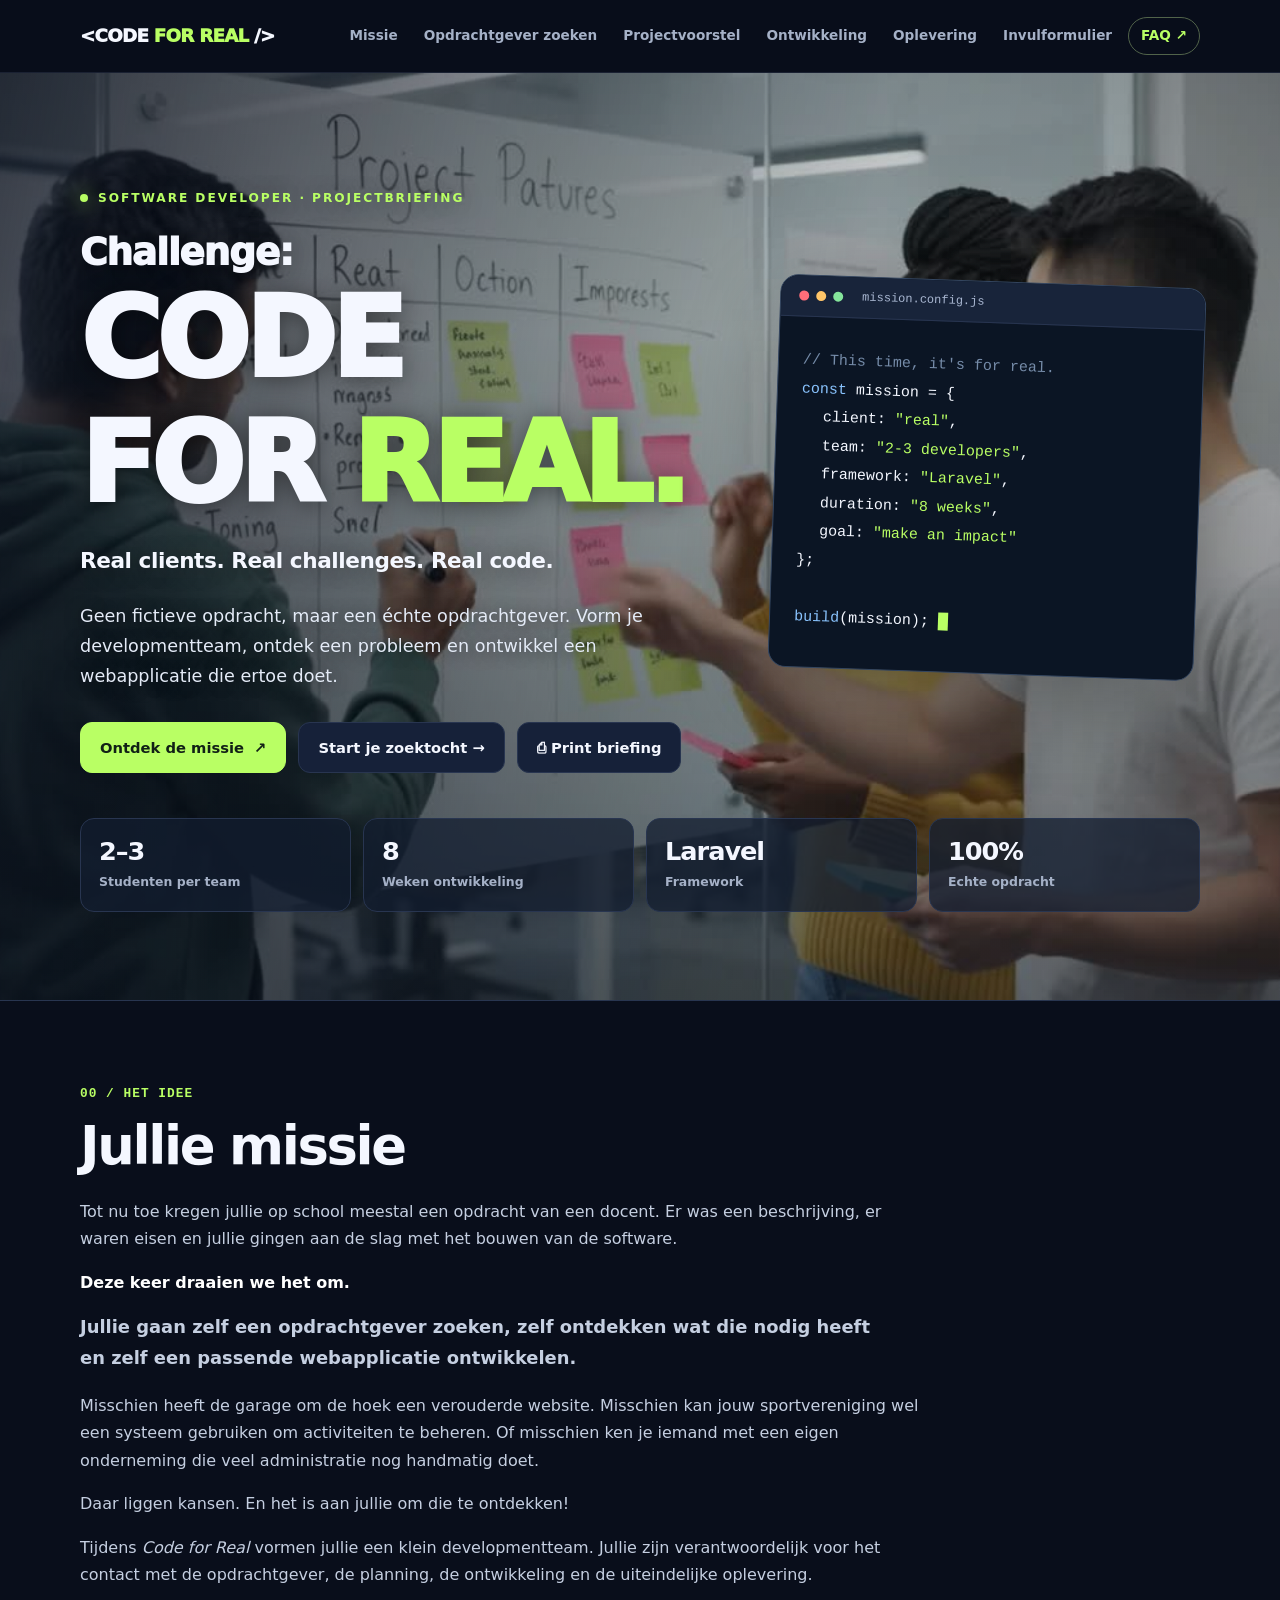
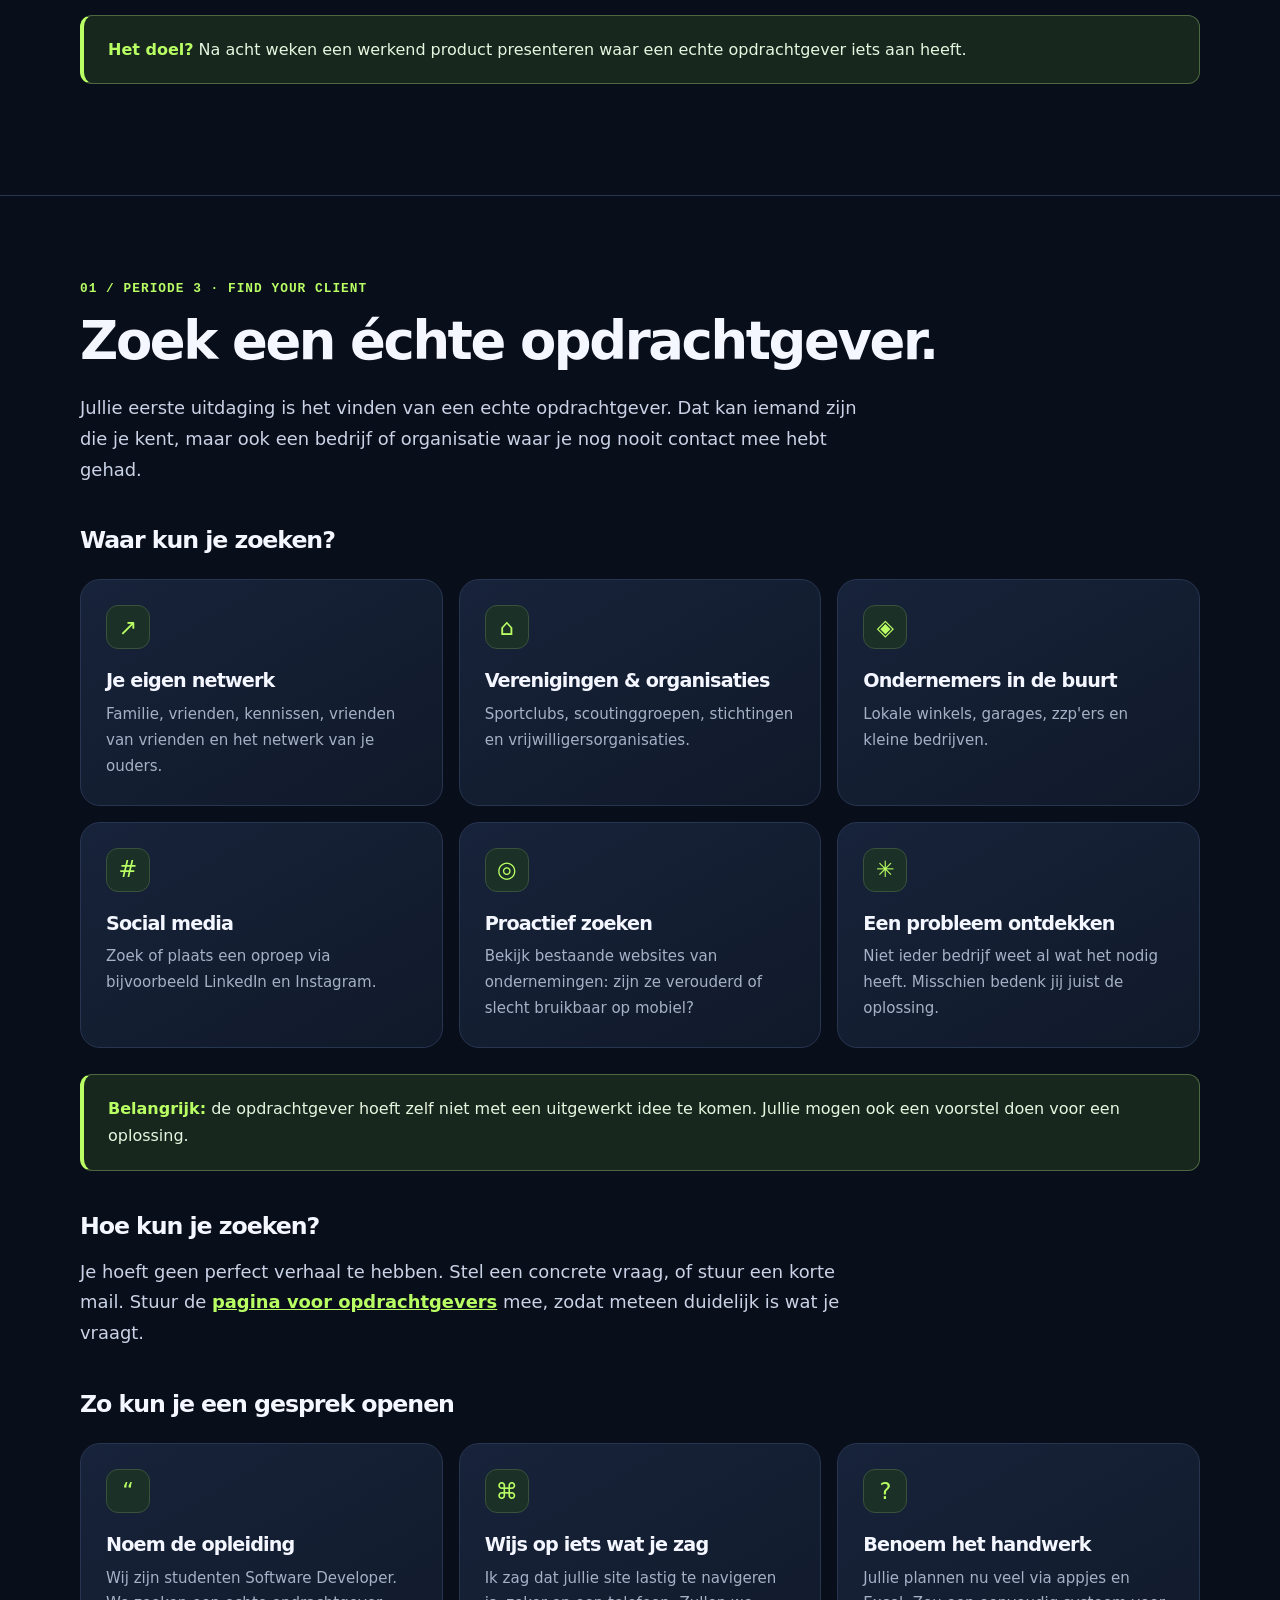
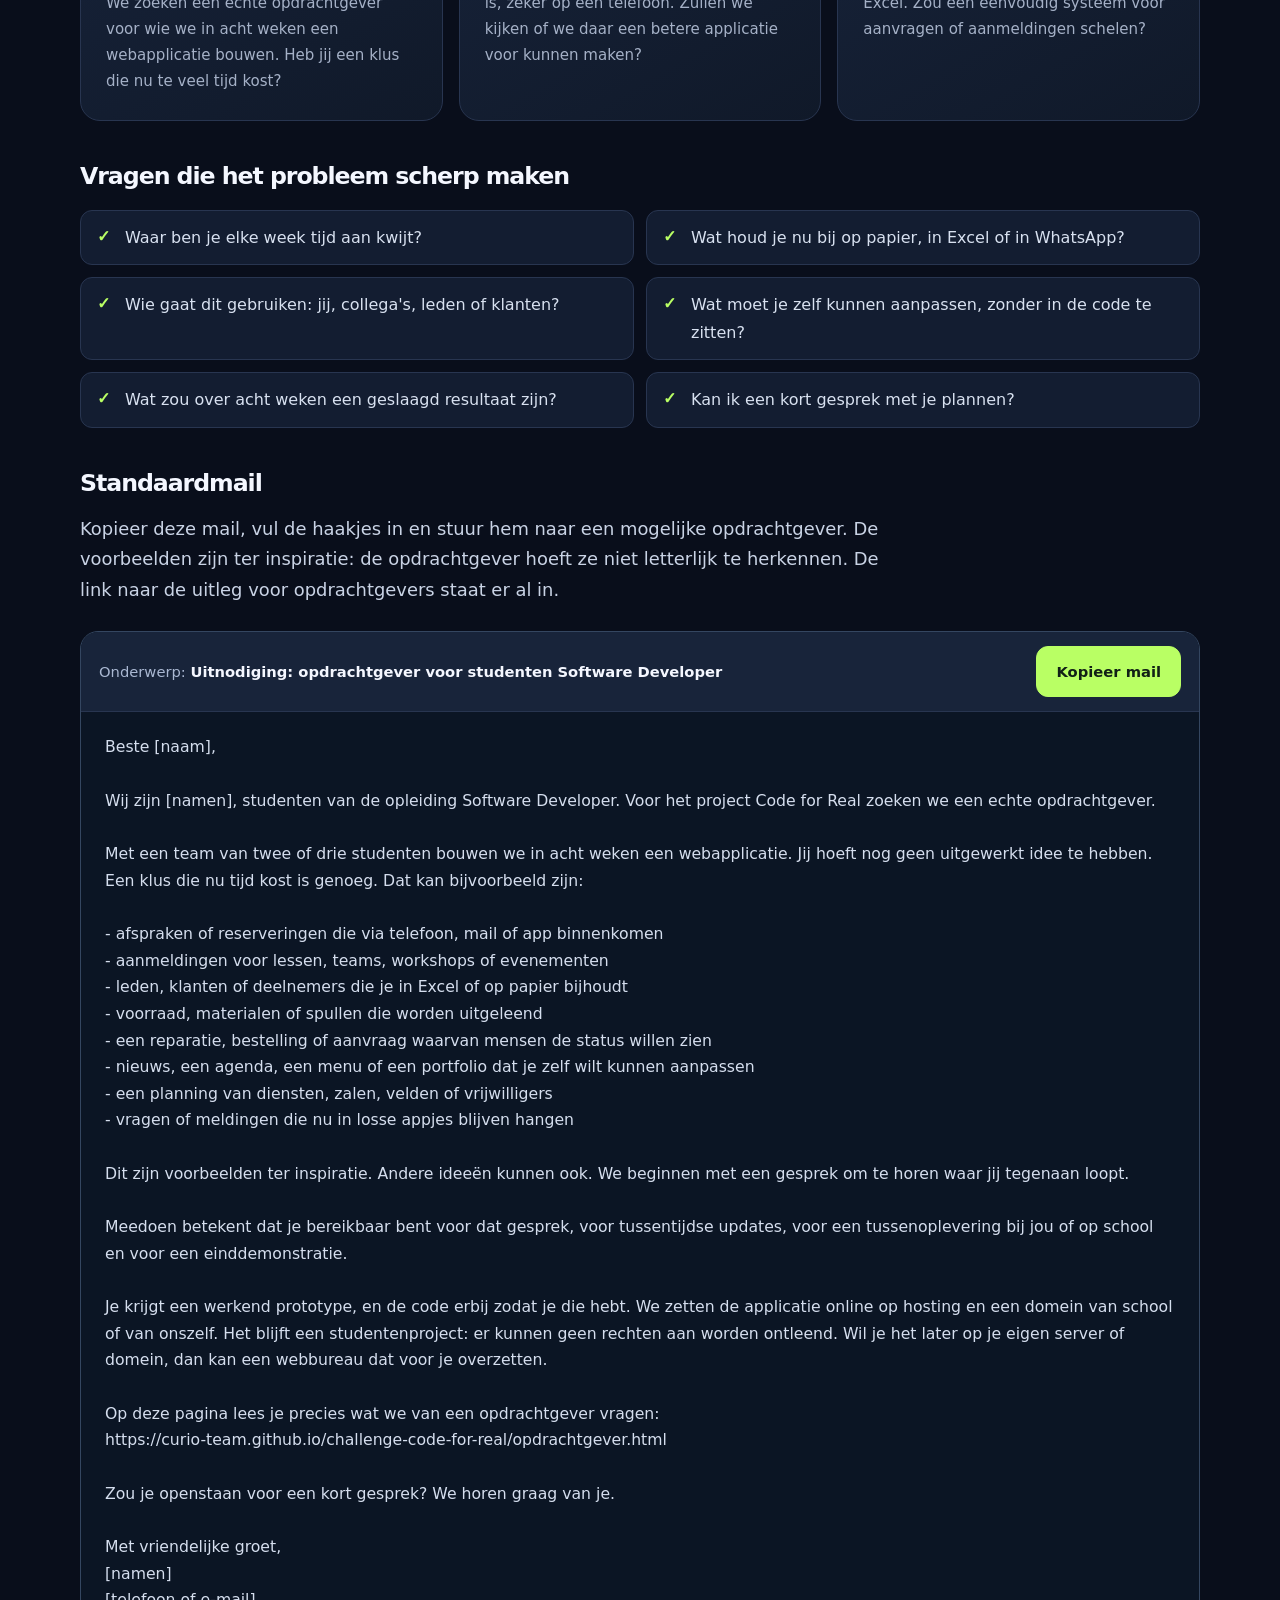
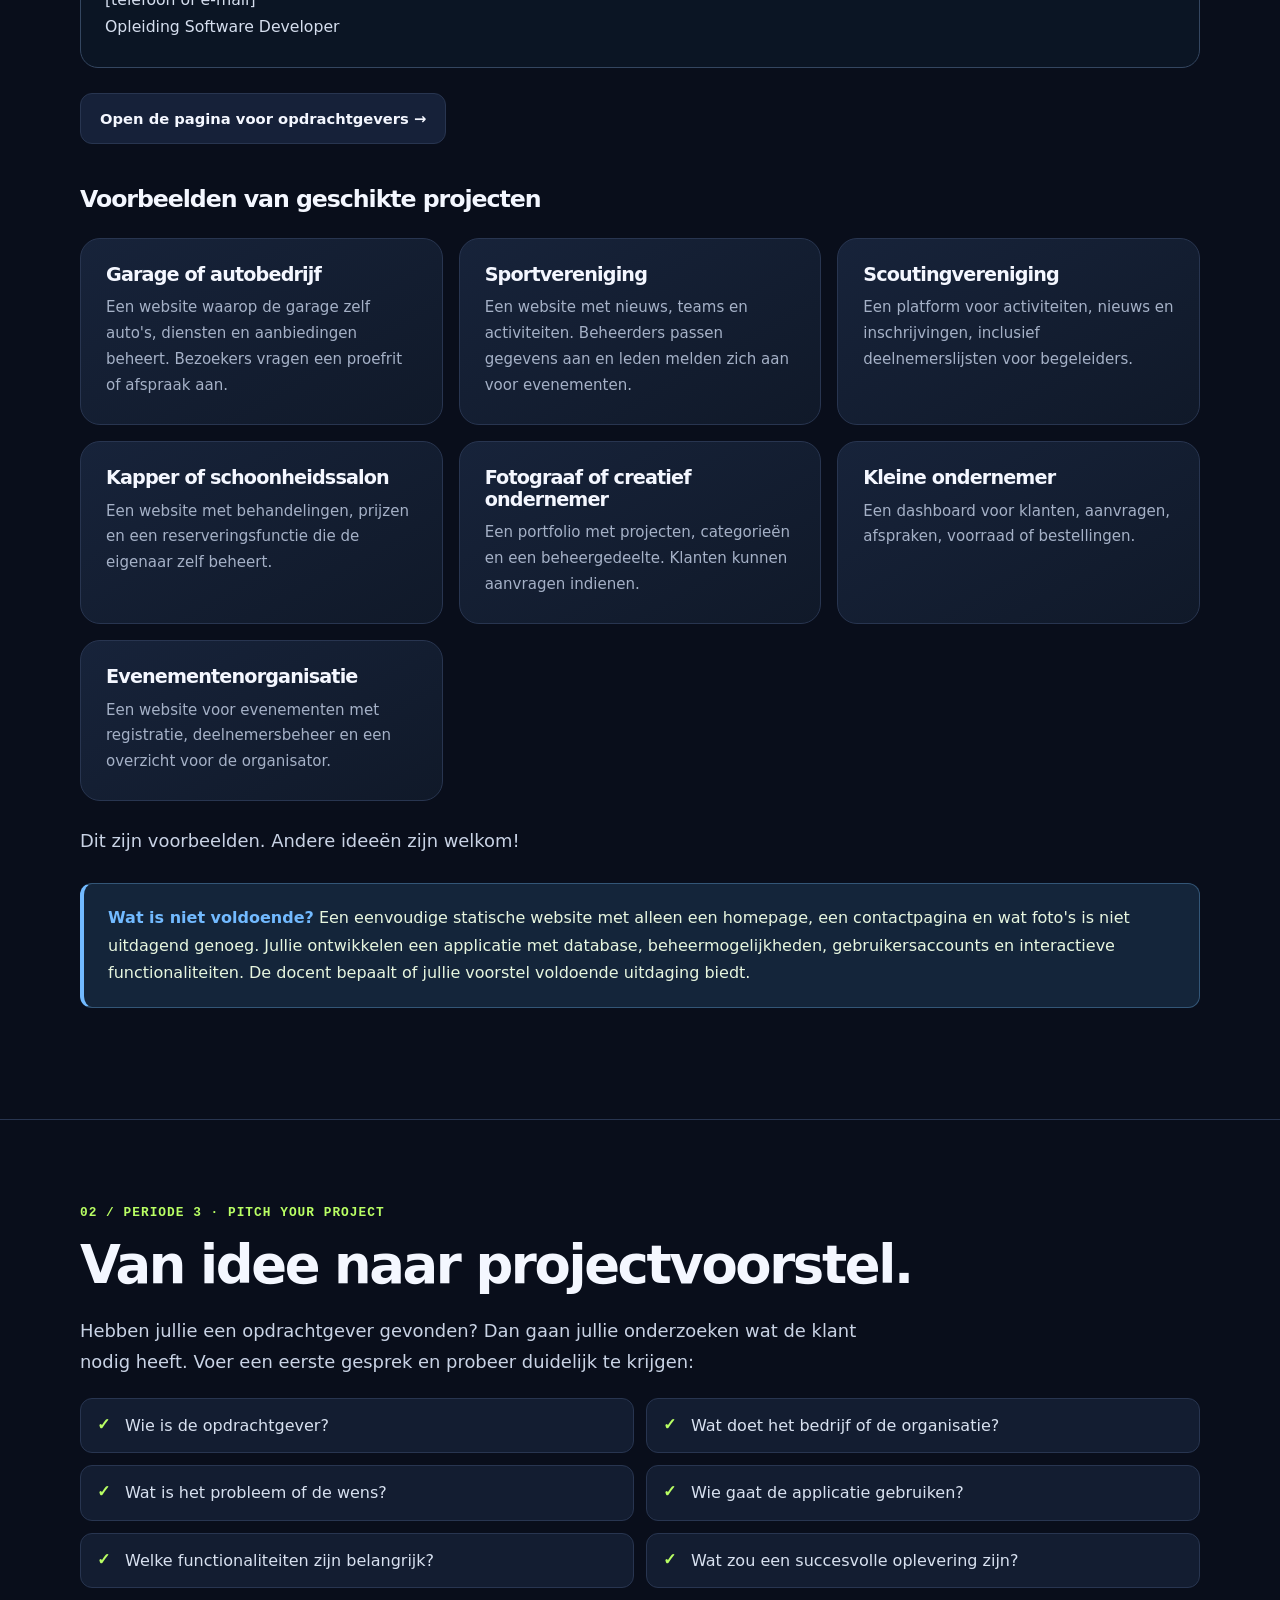
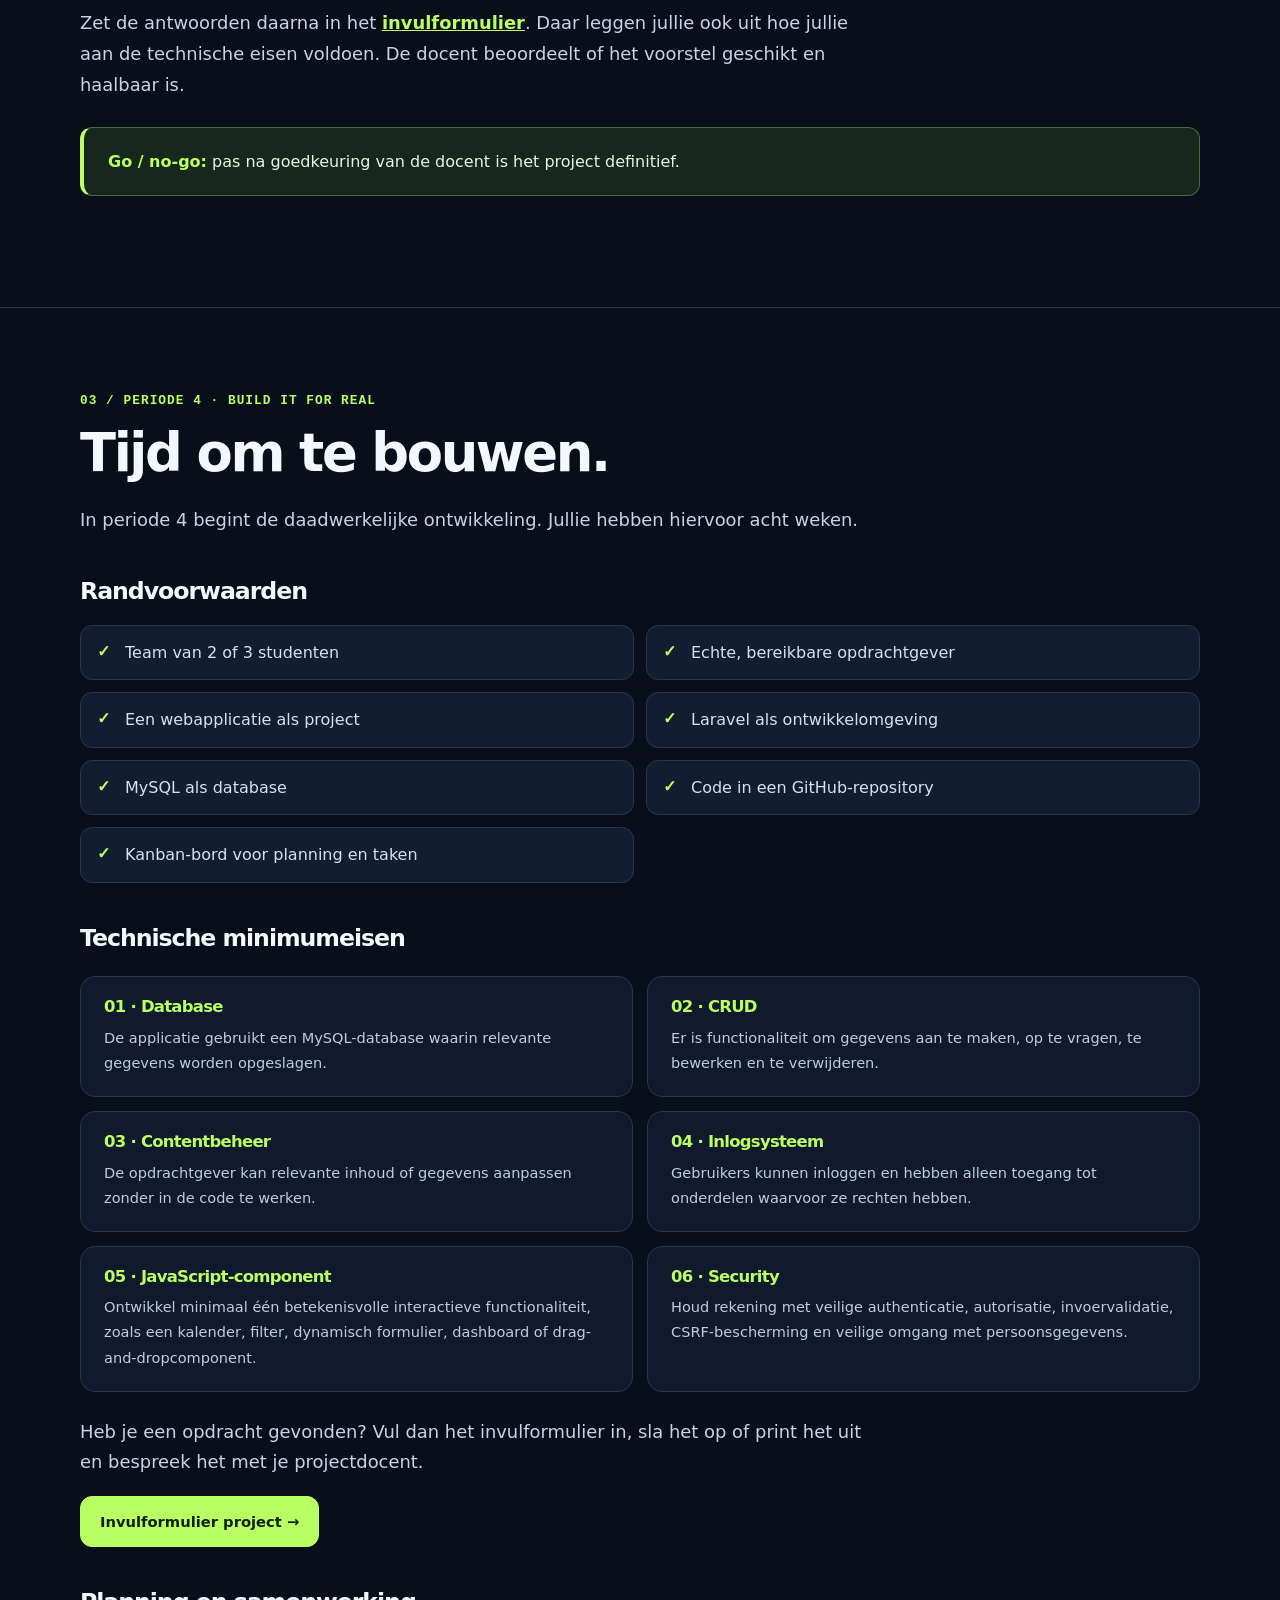
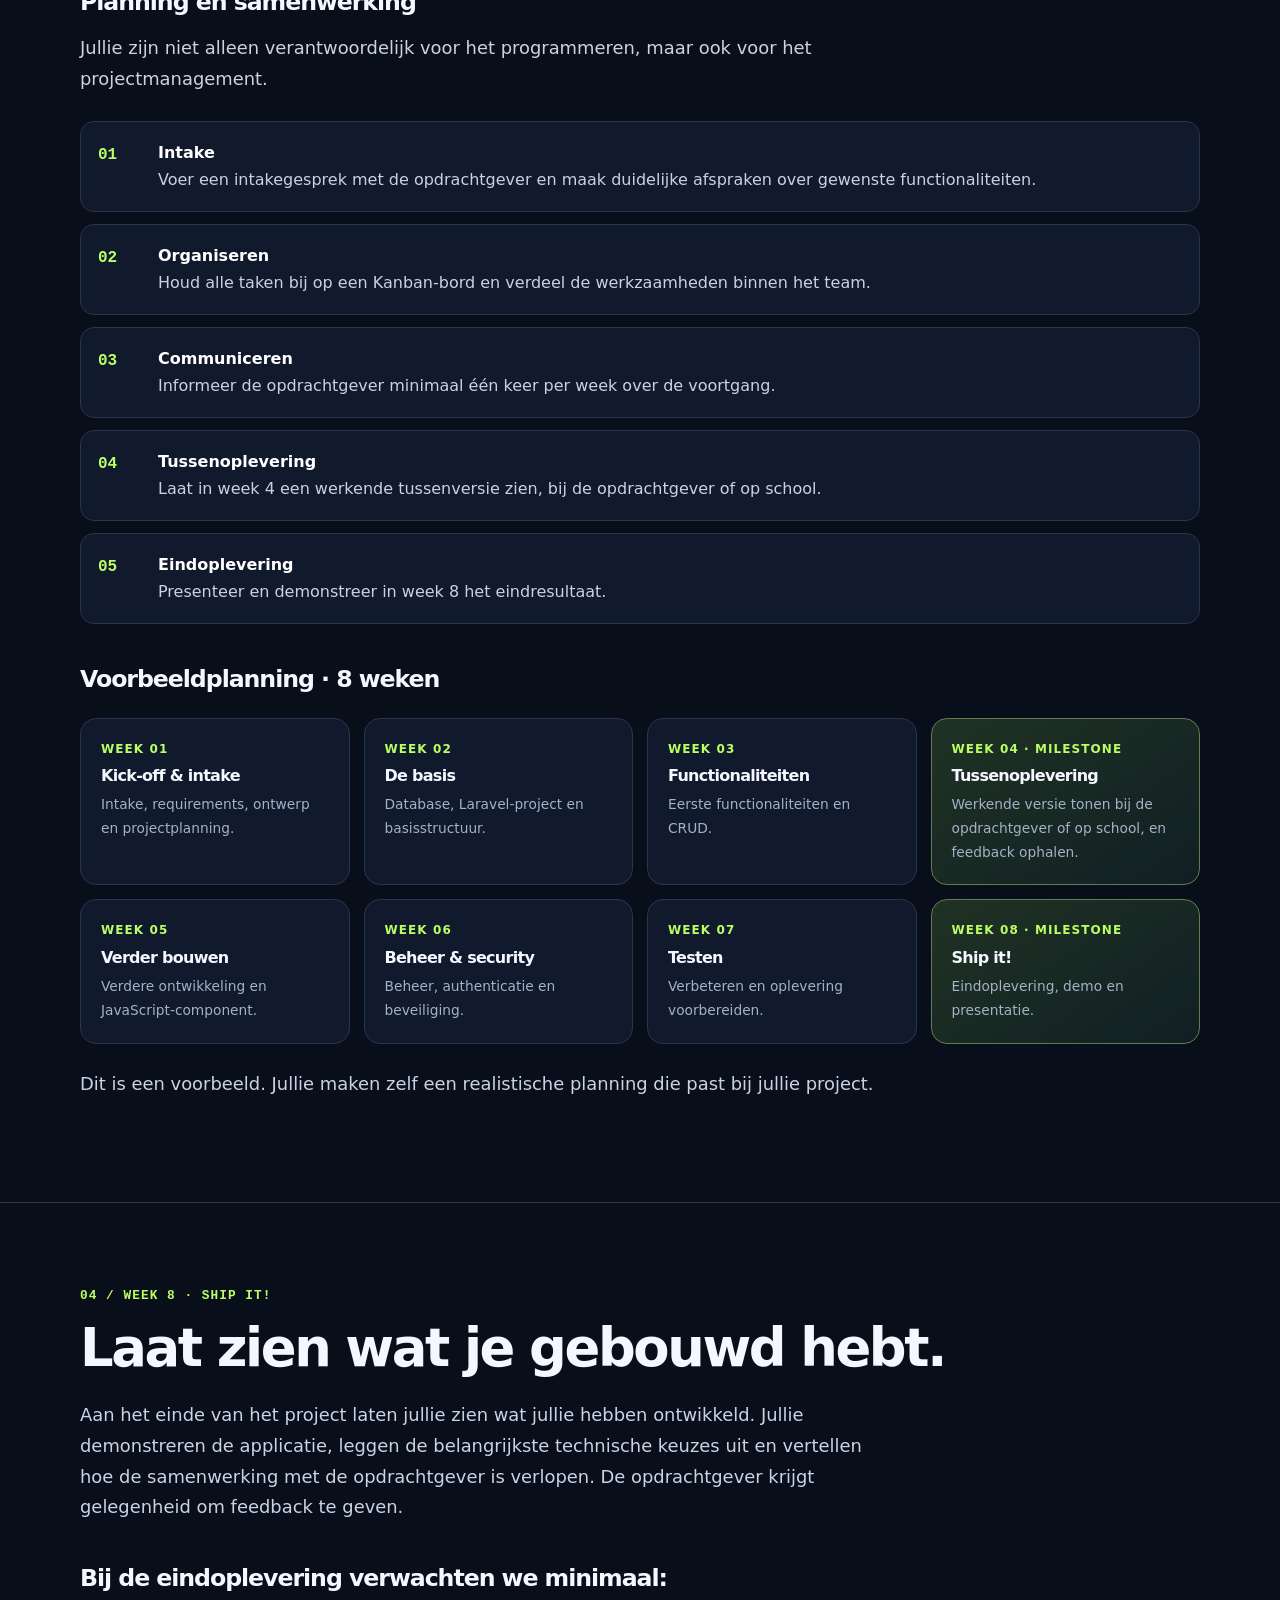
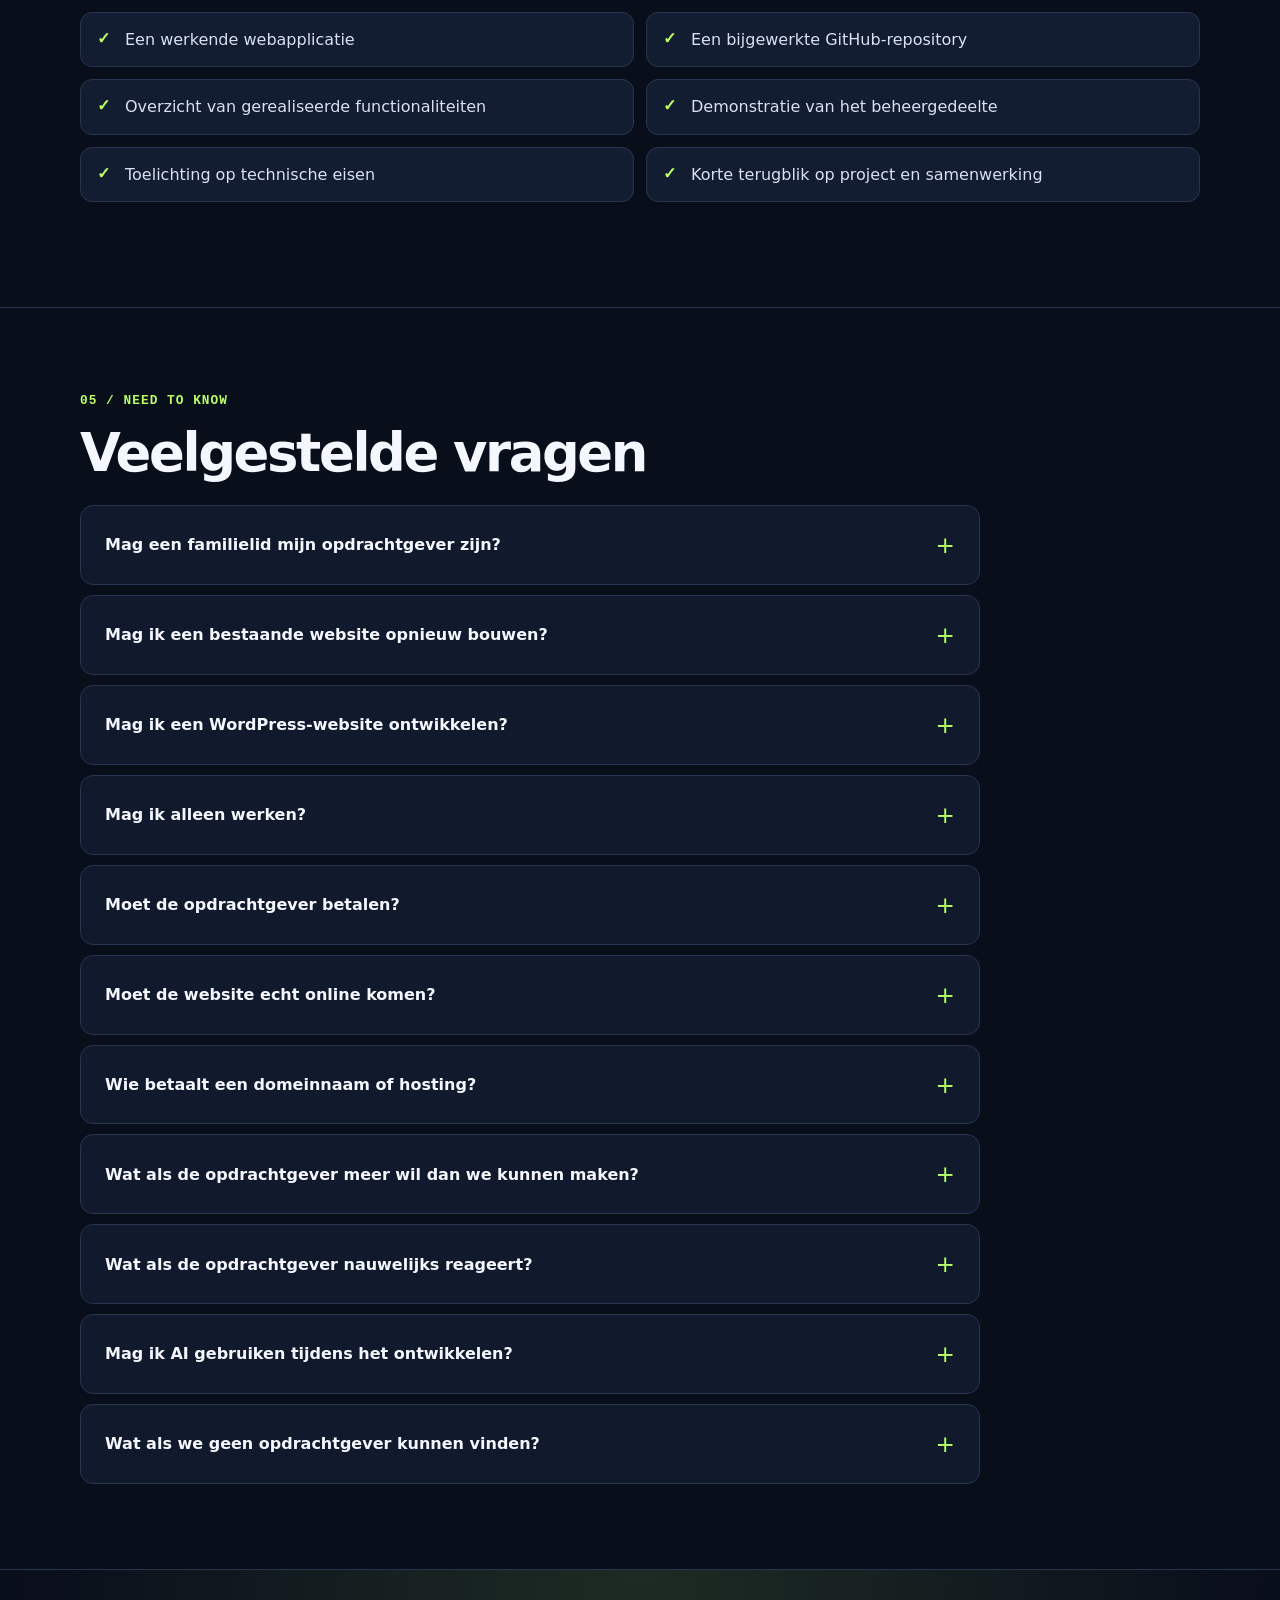
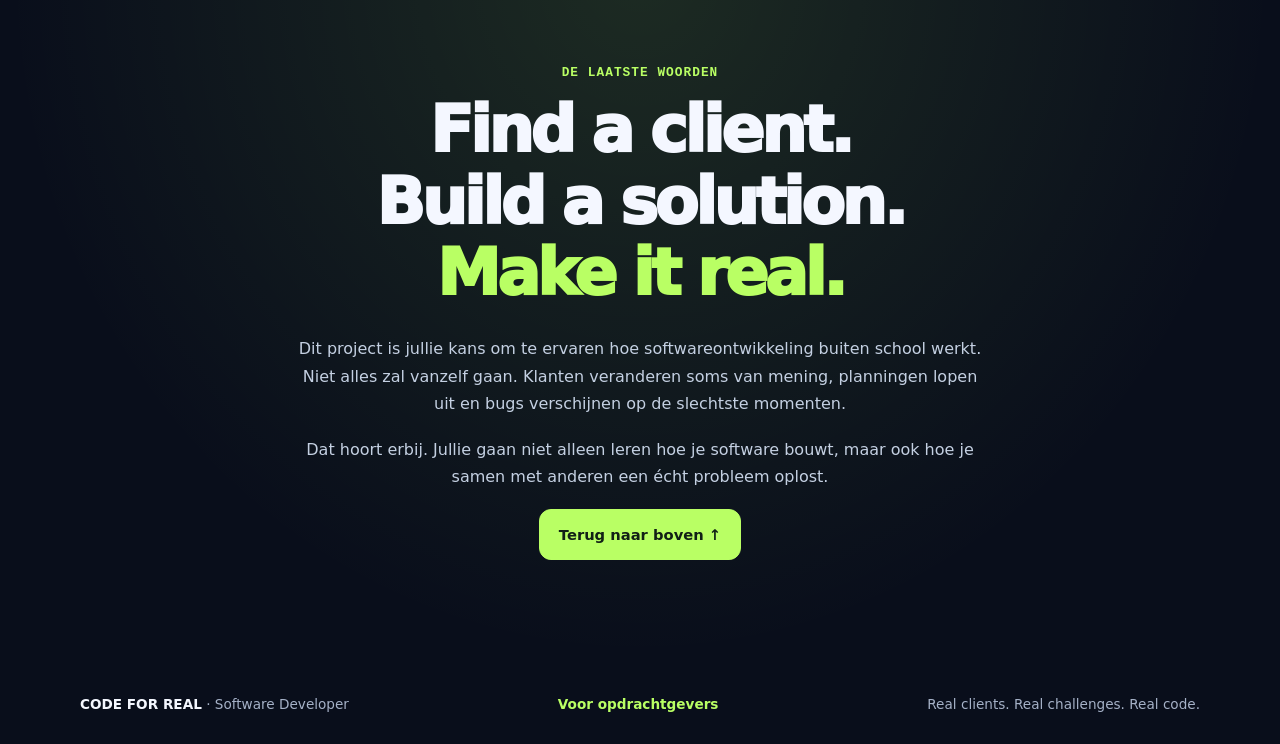
<file: index.html>
<!DOCTYPE html>
<html lang="nl">
<head>
  <meta charset="UTF-8">
  <meta name="viewport" content="width=device-width, initial-scale=1">
  <meta name="theme-color" content="#0a1020">
  <meta name="description" content="Code for Real: echte opdrachtgevers, echte uitdagingen, echte code. De projectbriefing voor Software Developer studenten.">
  <title>Challenge: Code For Real — Projectbriefing</title>
  <link rel="icon" href="favicon.ico" sizes="any">
  <link rel="icon" href="images/favicon.png" type="image/png">
  <link rel="apple-touch-icon" href="images/apple-touch-icon.png">
  <link rel="stylesheet" href="css/style.css">
  <script src="js/main.js" defer></script>
</head>
<body>
  <header class="topbar">
    <div class="shell navrow">
      <a href="#top" class="brand">&lt;CODE <span>FOR REAL</span> /&gt;</a>
      <nav class="nav" aria-label="Hoofdnavigatie">
        <a href="#missie">Missie</a>
        <a href="#zoeken">Opdrachtgever zoeken</a>
        <a href="#pitch">Projectvoorstel</a>
        <a href="#bouwen">Ontwikkeling</a>
        <a href="#oplevering">Oplevering</a>
        <a href="invulformulier.html">Invulformulier</a>
        <a class="nav-cta" href="#faq">FAQ ↗</a>
      </nav>
    </div>
  </header>

  <section class="hero" id="top">
    <video class="hero-video is-active" autoplay muted loop playsinline preload="auto" poster="images/banner.jpg" aria-hidden="true">
      <source src="images/banner.mp4" type="video/mp4">
    </video>
    <video class="hero-video" muted playsinline preload="auto" poster="images/banner.jpg" aria-hidden="true">
      <source src="images/banner-b.mp4" type="video/mp4">
    </video>
    <div class="shell">
      <div class="hero-grid">
        <div>
          <div class="eyebrow"><span class="dot"></span> Software Developer · Projectbriefing</div>
          <h1><span class="challenge">Challenge:</span>CODE<br>FOR <span>REAL.</span></h1>
          <p class="tagline">Real clients. Real challenges. Real code.</p>
          <p class="lead">Geen fictieve opdracht, maar een échte opdrachtgever. Vorm je developmentteam, ontdek een probleem en ontwikkel een webapplicatie die ertoe doet.</p>
          <div class="hero-actions">
            <a class="btn primary" href="#missie">Ontdek de missie <span aria-hidden="true">↗</span></a>
            <a class="btn" href="#zoeken">Start je zoektocht →</a>
            <button class="btn" id="print-briefing" type="button">⎙ Print briefing</button>
          </div>
        </div>
        <div class="terminal" aria-label="Code for Real in programmeerstijl">
          <div class="terminal-head"><i></i><i></i><i></i><span>mission.config.js</span></div>
          <div class="terminal-body">
            <div class="comment">// This time, it's for real.</div>
            <div><span class="key">const</span> mission = {</div>
            <div class="indent">client: <span class="value">"real"</span>,</div>
            <div class="indent">team: <span class="value">"2-3 developers"</span>,</div>
            <div class="indent">framework: <span class="value">"Laravel"</span>,</div>
            <div class="indent">duration: <span class="value">"8 weeks"</span>,</div>
            <div class="indent">goal: <span class="value">"make an impact"</span></div>
            <div>};</div>
            <br>
            <div><span class="key">build</span>(mission); <span class="cursor"></span></div>
          </div>
        </div>
      </div>
      <div class="metrics">
        <div class="metric"><strong>2–3</strong><span>Studenten per team</span></div>
        <div class="metric"><strong>8</strong><span>Weken ontwikkeling</span></div>
        <div class="metric"><strong>Laravel</strong><span>Framework</span></div>
        <div class="metric"><strong>100%</strong><span>Echte opdracht</span></div>
      </div>
    </div>
  </section>

  <main>
    <section id="missie">
      <div class="shell">
        <div class="section-num">00 / Het idee</div>
        <h2 class="section-title">Jullie missie</h2>
        <div class="prose">
          <p>Tot nu toe kregen jullie op school meestal een opdracht van een docent. Er was een beschrijving, er waren eisen en jullie gingen aan de slag met het bouwen van de software.</p>
          <p><strong>Deze keer draaien we het om.</strong></p>
          <p class="intro highlight">Jullie gaan zelf een opdrachtgever zoeken, zelf ontdekken wat die nodig heeft en zelf een passende webapplicatie ontwikkelen.</p>
          <p>Misschien heeft de garage om de hoek een verouderde website. Misschien kan jouw sportvereniging wel een systeem gebruiken om activiteiten te beheren. Of misschien ken je iemand met een eigen onderneming die veel administratie nog handmatig doet.</p>
          <p>Daar liggen kansen. En het is aan jullie om die te ontdekken!</p>
          <p>Tijdens <em>Code for Real</em> vormen jullie een klein developmentteam. Jullie zijn verantwoordelijk voor het contact met de opdrachtgever, de planning, de ontwikkeling en de uiteindelijke oplevering.</p>
        </div>
        <div class="callout"><strong>Het doel?</strong> Na acht weken een werkend product presenteren waar een echte opdrachtgever iets aan heeft.</div>
      </div>
    </section>

    <section id="zoeken">
      <div class="shell">
        <div class="section-num">01 / Periode 3 · Find your client</div>
        <h2 class="section-title">Zoek een échte opdrachtgever.</h2>
        <p class="intro">Jullie eerste uitdaging is het vinden van een echte opdrachtgever. Dat kan iemand zijn die je kent, maar ook een bedrijf of organisatie waar je nog nooit contact mee hebt gehad.</p>
        <h3 class="subhead">Waar kun je zoeken?</h3>
        <div class="cards">
          <article class="card">
            <div class="symbol">↗</div>
            <h3>Je eigen netwerk</h3>
            <p>Familie, vrienden, kennissen, vrienden van vrienden en het netwerk van je ouders.</p>
          </article>
          <article class="card">
            <div class="symbol">⌂</div>
            <h3>Verenigingen &amp; organisaties</h3>
            <p>Sportclubs, scoutinggroepen, stichtingen en vrijwilligersorganisaties.</p>
          </article>
          <article class="card">
            <div class="symbol">◈</div>
            <h3>Ondernemers in de buurt</h3>
            <p>Lokale winkels, garages, zzp'ers en kleine bedrijven.</p>
          </article>
          <article class="card">
            <div class="symbol">#</div>
            <h3>Social media</h3>
            <p>Zoek of plaats een oproep via bijvoorbeeld LinkedIn en Instagram.</p>
          </article>
          <article class="card">
            <div class="symbol">◎</div>
            <h3>Proactief zoeken</h3>
            <p>Bekijk bestaande websites van ondernemingen: zijn ze verouderd of slecht bruikbaar op mobiel?</p>
          </article>
          <article class="card">
            <div class="symbol">✳</div>
            <h3>Een probleem ontdekken</h3>
            <p>Niet ieder bedrijf weet al wat het nodig heeft. Misschien bedenk jij juist de oplossing.</p>
          </article>
        </div>
        <div class="callout"><strong>Belangrijk:</strong> de opdrachtgever hoeft zelf niet met een uitgewerkt idee te komen. Jullie mogen ook een voorstel doen voor een oplossing.</div>
        <h3 class="subhead" id="hoe">Hoe kun je zoeken?</h3>
        <p class="intro">Je hoeft geen perfect verhaal te hebben. Stel een concrete vraag, of stuur een korte mail. Stuur de <a href="opdrachtgever.html">pagina voor opdrachtgevers</a> mee, zodat meteen duidelijk is wat je vraagt.</p>
        <h3 class="subhead">Zo kun je een gesprek openen</h3>
        <div class="cards">
          <article class="card">
            <div class="symbol">“</div>
            <h3>Noem de opleiding</h3>
            <p>Wij zijn studenten Software Developer. We zoeken een echte opdrachtgever voor wie we in acht weken een webapplicatie bouwen. Heb jij een klus die nu te veel tijd kost?</p>
          </article>
          <article class="card">
            <div class="symbol">⌘</div>
            <h3>Wijs op iets wat je zag</h3>
            <p>Ik zag dat jullie site lastig te navigeren is, zeker op een telefoon. Zullen we kijken of we daar een betere applicatie voor kunnen maken?</p>
          </article>
          <article class="card">
            <div class="symbol">?</div>
            <h3>Benoem het handwerk</h3>
            <p>Jullie plannen nu veel via appjes en Excel. Zou een eenvoudig systeem voor aanvragen of aanmeldingen schelen?</p>
          </article>
        </div>
        <h3 class="subhead">Vragen die het probleem scherp maken</h3>
        <ul class="checklist">
          <li>Waar ben je elke week tijd aan kwijt?</li>
          <li>Wat houd je nu bij op papier, in Excel of in WhatsApp?</li>
          <li>Wie gaat dit gebruiken: jij, collega's, leden of klanten?</li>
          <li>Wat moet je zelf kunnen aanpassen, zonder in de code te zitten?</li>
          <li>Wat zou over acht weken een geslaagd resultaat zijn?</li>
          <li>Kan ik een kort gesprek met je plannen?</li>
        </ul>
        <h3 class="subhead">Standaardmail</h3>
        <p class="intro">Kopieer deze mail, vul de haakjes in en stuur hem naar een mogelijke opdrachtgever. De voorbeelden zijn ter inspiratie: de opdrachtgever hoeft ze niet letterlijk te herkennen. De link naar de uitleg voor opdrachtgevers staat er al in.</p>
        <div class="mail">
          <div class="mail-bar">
            <p>Onderwerp: <strong>Uitnodiging: opdrachtgever voor studenten Software Developer</strong></p>
            <button class="btn primary" id="copy-mail" type="button">Kopieer mail</button>
          </div>
          <pre id="mail-template" data-subject="Uitnodiging: opdrachtgever voor studenten Software Developer">Beste [naam],

Wij zijn [namen], studenten van de opleiding Software Developer. Voor het project Code for Real zoeken we een echte opdrachtgever.

Met een team van twee of drie studenten bouwen we in acht weken een webapplicatie. Jij hoeft nog geen uitgewerkt idee te hebben. Een klus die nu tijd kost is genoeg. Dat kan bijvoorbeeld zijn:

- afspraken of reserveringen die via telefoon, mail of app binnenkomen
- aanmeldingen voor lessen, teams, workshops of evenementen
- leden, klanten of deelnemers die je in Excel of op papier bijhoudt
- voorraad, materialen of spullen die worden uitgeleend
- een reparatie, bestelling of aanvraag waarvan mensen de status willen zien
- nieuws, een agenda, een menu of een portfolio dat je zelf wilt kunnen aanpassen
- een planning van diensten, zalen, velden of vrijwilligers
- vragen of meldingen die nu in losse appjes blijven hangen

Dit zijn voorbeelden ter inspiratie. Andere ideeën kunnen ook. We beginnen met een gesprek om te horen waar jij tegenaan loopt.

Meedoen betekent dat je bereikbaar bent voor dat gesprek, voor tussentijdse updates, voor een tussenoplevering bij jou of op school en voor een einddemonstratie.

Je krijgt een werkend prototype, en de code erbij zodat je die hebt. We zetten de applicatie online op hosting en een domein van school of van onszelf. Het blijft een studentenproject: er kunnen geen rechten aan worden ontleend. Wil je het later op je eigen server of domein, dan kan een webbureau dat voor je overzetten.

Op deze pagina lees je precies wat we van een opdrachtgever vragen:
<span id="client-page-url">https://curio-team.github.io/challenge-code-for-real/opdrachtgever.html</span>

Zou je openstaan voor een kort gesprek? We horen graag van je.

Met vriendelijke groet,
[namen]
[telefoon of e-mail]
Opleiding Software Developer</pre>
        </div>
        <p class="intro"><a class="btn" href="opdrachtgever.html">Open de pagina voor opdrachtgevers →</a></p>
        <h3 class="subhead">Voorbeelden van geschikte projecten</h3>
        <div class="cards">
          <article class="card">
            <h3>Garage of autobedrijf</h3>
            <p>Een website waarop de garage zelf auto's, diensten en aanbiedingen beheert. Bezoekers vragen een proefrit of afspraak aan.</p>
          </article>
          <article class="card">
            <h3>Sportvereniging</h3>
            <p>Een website met nieuws, teams en activiteiten. Beheerders passen gegevens aan en leden melden zich aan voor evenementen.</p>
          </article>
          <article class="card">
            <h3>Scoutingvereniging</h3>
            <p>Een platform voor activiteiten, nieuws en inschrijvingen, inclusief deelnemerslijsten voor begeleiders.</p>
          </article>
          <article class="card">
            <h3>Kapper of schoonheidssalon</h3>
            <p>Een website met behandelingen, prijzen en een reserveringsfunctie die de eigenaar zelf beheert.</p>
          </article>
          <article class="card">
            <h3>Fotograaf of creatief ondernemer</h3>
            <p>Een portfolio met projecten, categorieën en een beheergedeelte. Klanten kunnen aanvragen indienen.</p>
          </article>
          <article class="card">
            <h3>Kleine ondernemer</h3>
            <p>Een dashboard voor klanten, aanvragen, afspraken, voorraad of bestellingen.</p>
          </article>
          <article class="card">
            <h3>Evenementenorganisatie</h3>
            <p>Een website voor evenementen met registratie, deelnemersbeheer en een overzicht voor de organisator.</p>
          </article>
        </div>
        <p class="intro">Dit zijn voorbeelden. Andere ideeën zijn welkom!</p>
        <div class="callout blue"><strong>Wat is niet voldoende?</strong> Een eenvoudige statische website met alleen een homepage, een contactpagina en wat foto's is niet uitdagend genoeg. Jullie ontwikkelen een applicatie met database, beheermogelijkheden, gebruikersaccounts en interactieve functionaliteiten. De docent bepaalt of jullie voorstel voldoende uitdaging biedt.</div>
      </div>
    </section>

    <section id="pitch">
      <div class="shell">
        <div class="section-num">02 / Periode 3 · Pitch your project</div>
        <h2 class="section-title">Van idee naar projectvoorstel.</h2>
        <p class="intro">Hebben jullie een opdrachtgever gevonden? Dan gaan jullie onderzoeken wat de klant nodig heeft. Voer een eerste gesprek en probeer duidelijk te krijgen:</p>
        <ul class="checklist">
          <li>Wie is de opdrachtgever?</li>
          <li>Wat doet het bedrijf of de organisatie?</li>
          <li>Wat is het probleem of de wens?</li>
          <li>Wie gaat de applicatie gebruiken?</li>
          <li>Welke functionaliteiten zijn belangrijk?</li>
          <li>Wat zou een succesvolle oplevering zijn?</li>
        </ul>
        <p class="intro">Zet de antwoorden daarna in het <a href="invulformulier.html">invulformulier</a>. Daar leggen jullie ook uit hoe jullie aan de technische eisen voldoen. De docent beoordeelt of het voorstel geschikt en haalbaar is.</p>
        <div class="callout"><strong>Go / no-go:</strong> pas na goedkeuring van de docent is het project definitief.</div>
      </div>
    </section>

    <section id="bouwen">
      <div class="shell">
        <div class="section-num">03 / Periode 4 · Build it for real</div>
        <h2 class="section-title">Tijd om te bouwen.</h2>
        <p class="intro">In periode 4 begint de daadwerkelijke ontwikkeling. Jullie hebben hiervoor acht weken.</p>
        <h3 class="subhead">Randvoorwaarden</h3>
        <ul class="checklist">
          <li>Team van 2 of 3 studenten</li>
          <li>Echte, bereikbare opdrachtgever</li>
          <li>Een webapplicatie als project</li>
          <li>Laravel als ontwikkelomgeving</li>
          <li>MySQL als database</li>
          <li>Code in een GitHub-repository</li>
          <li>Kanban-bord voor planning en taken</li>
        </ul>
        <h3 class="subhead">Technische minimumeisen</h3>
        <div class="requirements">
          <article class="requirement">
            <h3>01 · Database</h3>
            <p>De applicatie gebruikt een MySQL-database waarin relevante gegevens worden opgeslagen.</p>
          </article>
          <article class="requirement">
            <h3>02 · CRUD</h3>
            <p>Er is functionaliteit om gegevens aan te maken, op te vragen, te bewerken en te verwijderen.</p>
          </article>
          <article class="requirement">
            <h3>03 · Contentbeheer</h3>
            <p>De opdrachtgever kan relevante inhoud of gegevens aanpassen zonder in de code te werken.</p>
          </article>
          <article class="requirement">
            <h3>04 · Inlogsysteem</h3>
            <p>Gebruikers kunnen inloggen en hebben alleen toegang tot onderdelen waarvoor ze rechten hebben.</p>
          </article>
          <article class="requirement">
            <h3>05 · JavaScript-component</h3>
            <p>Ontwikkel minimaal één betekenisvolle interactieve functionaliteit, zoals een kalender, filter, dynamisch formulier, dashboard of drag-and-dropcomponent.</p>
          </article>
          <article class="requirement">
            <h3>06 · Security</h3>
            <p>Houd rekening met veilige authenticatie, autorisatie, invoervalidatie, CSRF-bescherming en veilige omgang met persoonsgegevens.</p>
          </article>
        </div>
        <p class="intro">Heb je een opdracht gevonden? Vul dan het invulformulier in, sla het op of print het uit en bespreek het met je projectdocent.</p>
        <a class="btn primary" href="invulformulier.html">Invulformulier project →</a>
        <h3 class="subhead">Planning en samenwerking</h3>
        <p class="intro">Jullie zijn niet alleen verantwoordelijk voor het programmeren, maar ook voor het projectmanagement.</p>
        <div class="steps">
          <div class="step">
            <p><strong>Intake</strong><br>Voer een intakegesprek met de opdrachtgever en maak duidelijke afspraken over gewenste functionaliteiten.</p>
          </div>
          <div class="step">
            <p><strong>Organiseren</strong><br>Houd alle taken bij op een Kanban-bord en verdeel de werkzaamheden binnen het team.</p>
          </div>
          <div class="step">
            <p><strong>Communiceren</strong><br>Informeer de opdrachtgever minimaal één keer per week over de voortgang.</p>
          </div>
          <div class="step">
            <p><strong>Tussenoplevering</strong><br>Laat in week 4 een werkende tussenversie zien, bij de opdrachtgever of op school.</p>
          </div>
          <div class="step">
            <p><strong>Eindoplevering</strong><br>Presenteer en demonstreer in week 8 het eindresultaat.</p>
          </div>
        </div>
        <h3 class="subhead">Voorbeeldplanning · 8 weken</h3>
        <div class="timeline">
          <article class="week">
            <div class="num">Week 01</div>
            <h3>Kick-off &amp; intake</h3>
            <p>Intake, requirements, ontwerp en projectplanning.</p>
          </article>
          <article class="week">
            <div class="num">Week 02</div>
            <h3>De basis</h3>
            <p>Database, Laravel-project en basisstructuur.</p>
          </article>
          <article class="week">
            <div class="num">Week 03</div>
            <h3>Functionaliteiten</h3>
            <p>Eerste functionaliteiten en CRUD.</p>
          </article>
          <article class="week milestone">
            <div class="num">Week 04 · Milestone</div>
            <h3>Tussenoplevering</h3>
            <p>Werkende versie tonen bij de opdrachtgever of op school, en feedback ophalen.</p>
          </article>
          <article class="week">
            <div class="num">Week 05</div>
            <h3>Verder bouwen</h3>
            <p>Verdere ontwikkeling en JavaScript-component.</p>
          </article>
          <article class="week">
            <div class="num">Week 06</div>
            <h3>Beheer &amp; security</h3>
            <p>Beheer, authenticatie en beveiliging.</p>
          </article>
          <article class="week">
            <div class="num">Week 07</div>
            <h3>Testen</h3>
            <p>Verbeteren en oplevering voorbereiden.</p>
          </article>
          <article class="week milestone">
            <div class="num">Week 08 · Milestone</div>
            <h3>Ship it!</h3>
            <p>Eindoplevering, demo en presentatie.</p>
          </article>
        </div>
        <p class="intro">Dit is een voorbeeld. Jullie maken zelf een realistische planning die past bij jullie project.</p>
      </div>
    </section>

    <section id="oplevering">
      <div class="shell">
        <div class="section-num">04 / Week 8 · Ship it!</div>
        <h2 class="section-title">Laat zien wat je gebouwd hebt.</h2>
        <p class="intro">Aan het einde van het project laten jullie zien wat jullie hebben ontwikkeld. Jullie demonstreren de applicatie, leggen de belangrijkste technische keuzes uit en vertellen hoe de samenwerking met de opdrachtgever is verlopen. De opdrachtgever krijgt gelegenheid om feedback te geven.</p>
        <h3 class="subhead">Bij de eindoplevering verwachten we minimaal:</h3>
        <ul class="checklist">
          <li>Een werkende webapplicatie</li>
          <li>Een bijgewerkte GitHub-repository</li>
          <li>Overzicht van gerealiseerde functionaliteiten</li>
          <li>Demonstratie van het beheergedeelte</li>
          <li>Toelichting op technische eisen</li>
          <li>Korte terugblik op project en samenwerking</li>
        </ul>
      </div>
    </section>

    <section id="faq">
      <div class="shell">
        <div class="section-num">05 / Need to know</div>
        <h2 class="section-title">Veelgestelde vragen</h2>
        <div class="faq">
          <details>
            <summary>Mag een familielid mijn opdrachtgever zijn?</summary>
            <p>Ja, zolang er sprake is van een echte behoefte, een serieuze opdracht en een opdrachtgever die actief betrokken is.</p>
          </details>
          <details>
            <summary>Mag ik een bestaande website opnieuw bouwen?</summary>
            <p>Ja, maar uitsluitend een visuele redesign is niet voldoende. De nieuwe website moet ook voldoen aan de technische minimumeisen.</p>
          </details>
          <details>
            <summary>Mag ik een WordPress-website ontwikkelen?</summary>
            <p>Nee, het project wordt ontwikkeld met Laravel. WordPress kan wel een bestaande website zijn die jullie gaan vervangen.</p>
          </details>
          <details>
            <summary>Mag ik alleen werken?</summary>
            <p>Nee, jullie werken in teams van twee of drie studenten.</p>
          </details>
          <details>
            <summary>Moet de opdrachtgever betalen?</summary>
            <p>Nee. Het project maakt deel uit van jullie opleiding. Een financiële vergoeding is geen voorwaarde.</p>
          </details>
          <details>
            <summary>Moet de website echt online komen?</summary>
            <p>De applicatie wordt opgeleverd op hosting en een domein van jullie of van school. Het blijft een prototype. Wil de opdrachtgever het op een eigen server of domein, dan neemt die daarvoor contact op met een webbureau.</p>
          </details>
          <details>
            <summary>Wie betaalt een domeinnaam of hosting?</summary>
            <p>De oplevering loopt via hosting en een domein van de student of van school. Een eigen server of domein van de opdrachtgever hoort niet bij deze opdracht. Studenten zijn niet verplicht dat te regelen of te betalen.</p>
          </details>
          <details>
            <summary>Wat als de opdrachtgever meer wil dan we kunnen maken?</summary>
            <p>Dan bespreken jullie welke functies prioriteit hebben. Liever een kleiner, goed werkend product dan een grote applicatie die niet afkomt.</p>
          </details>
          <details>
            <summary>Wat als de opdrachtgever nauwelijks reageert?</summary>
            <p>Probeer eerst zelf contact te leggen. Informeer daarna tijdig je docent. Wacht niet tot het einde van het project.</p>
          </details>
          <details>
            <summary>Mag ik AI gebruiken tijdens het ontwikkelen?</summary>
            <p>Ja, als hulpmiddel bij het leren, onderzoeken en programmeren, binnen de afspraken van de opleiding. Jullie blijven verantwoordelijk voor de code en moeten kunnen uitleggen hoe deze werkt.</p>
          </details>
          <details>
            <summary>Wat als we geen opdrachtgever kunnen vinden?</summary>
            <p>Bespreek dit ruim vóór het einde van periode 3 met je docent. De zoektocht naar een opdrachtgever is een belangrijk onderdeel van de opdracht.</p>
          </details>
        </div>
      </div>
    </section>
  </main>

  <section class="finish">
    <div class="shell">
      <div class="section-num">De laatste woorden</div>
      <h2 class="quote">Find a client.<br>Build a solution.<br><span>Make it real.</span></h2>
      <p>Dit project is jullie kans om te ervaren hoe softwareontwikkeling buiten school werkt. Niet alles zal vanzelf gaan. Klanten veranderen soms van mening, planningen lopen uit en bugs verschijnen op de slechtste momenten.</p>
      <p>Dat hoort erbij. Jullie gaan niet alleen leren hoe je software bouwt, maar ook hoe je samen met anderen een écht probleem oplost.</p>
      <a href="#top" class="btn primary">Terug naar boven ↑</a>
    </div>
  </section>

  <footer class="footer">
    <div class="shell">
      <div><strong>CODE FOR REAL</strong> · Software Developer</div>
      <div><a href="opdrachtgever.html">Voor opdrachtgevers</a></div>
      <div>Real clients. Real challenges. Real code.</div>
    </div>
  </footer>
</body>
</html>
</file>
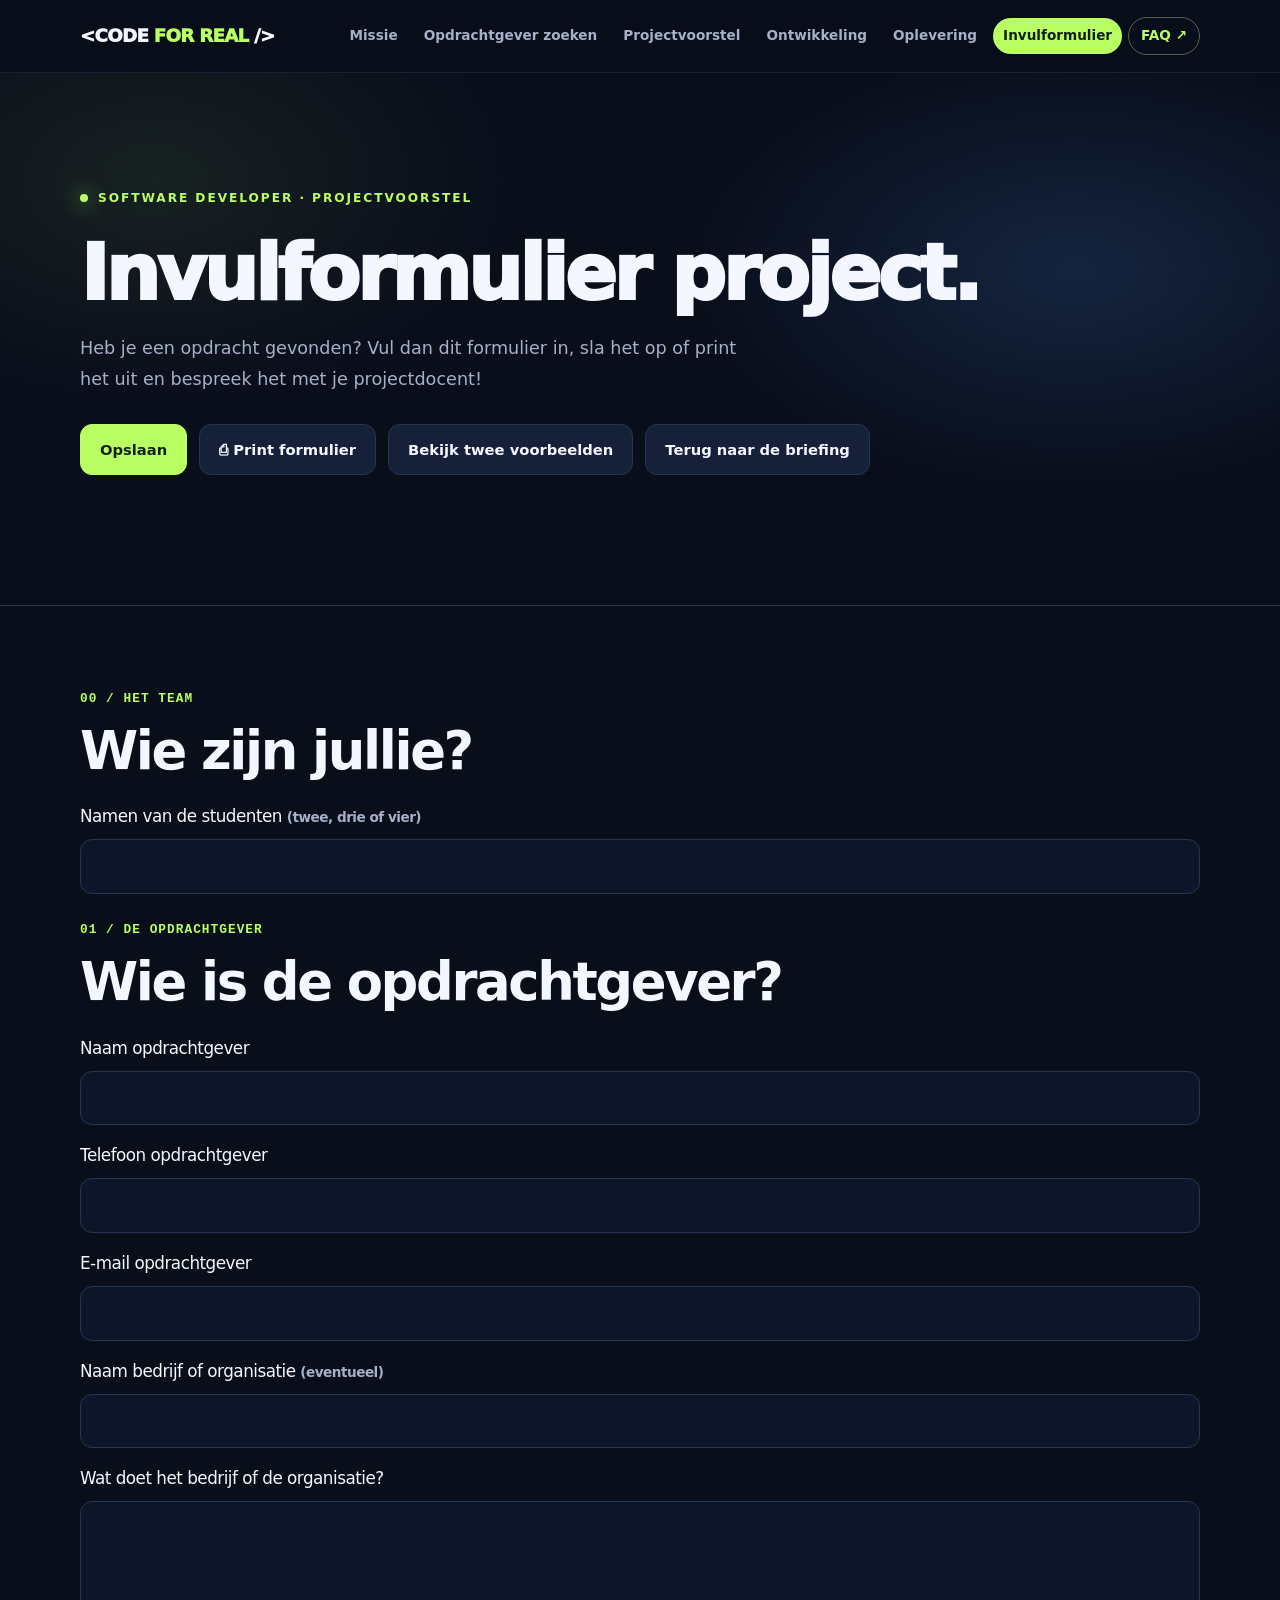
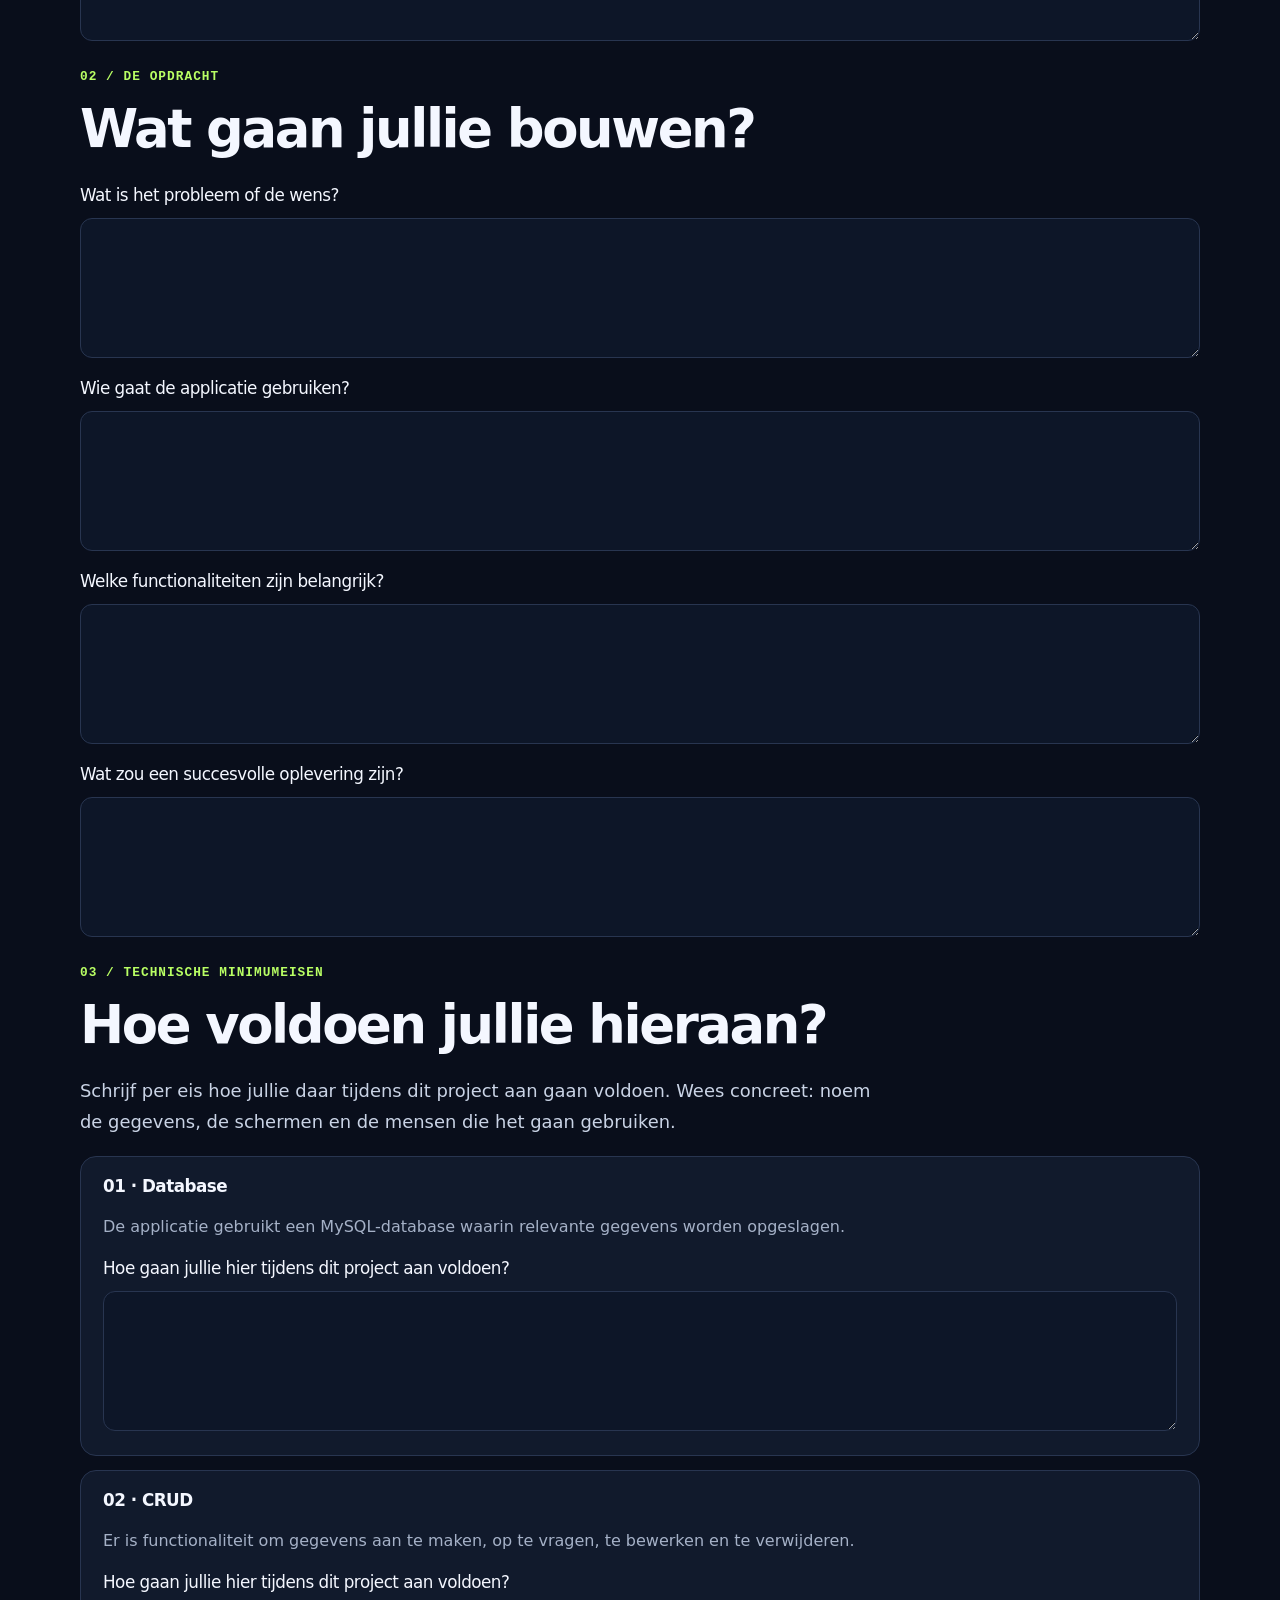
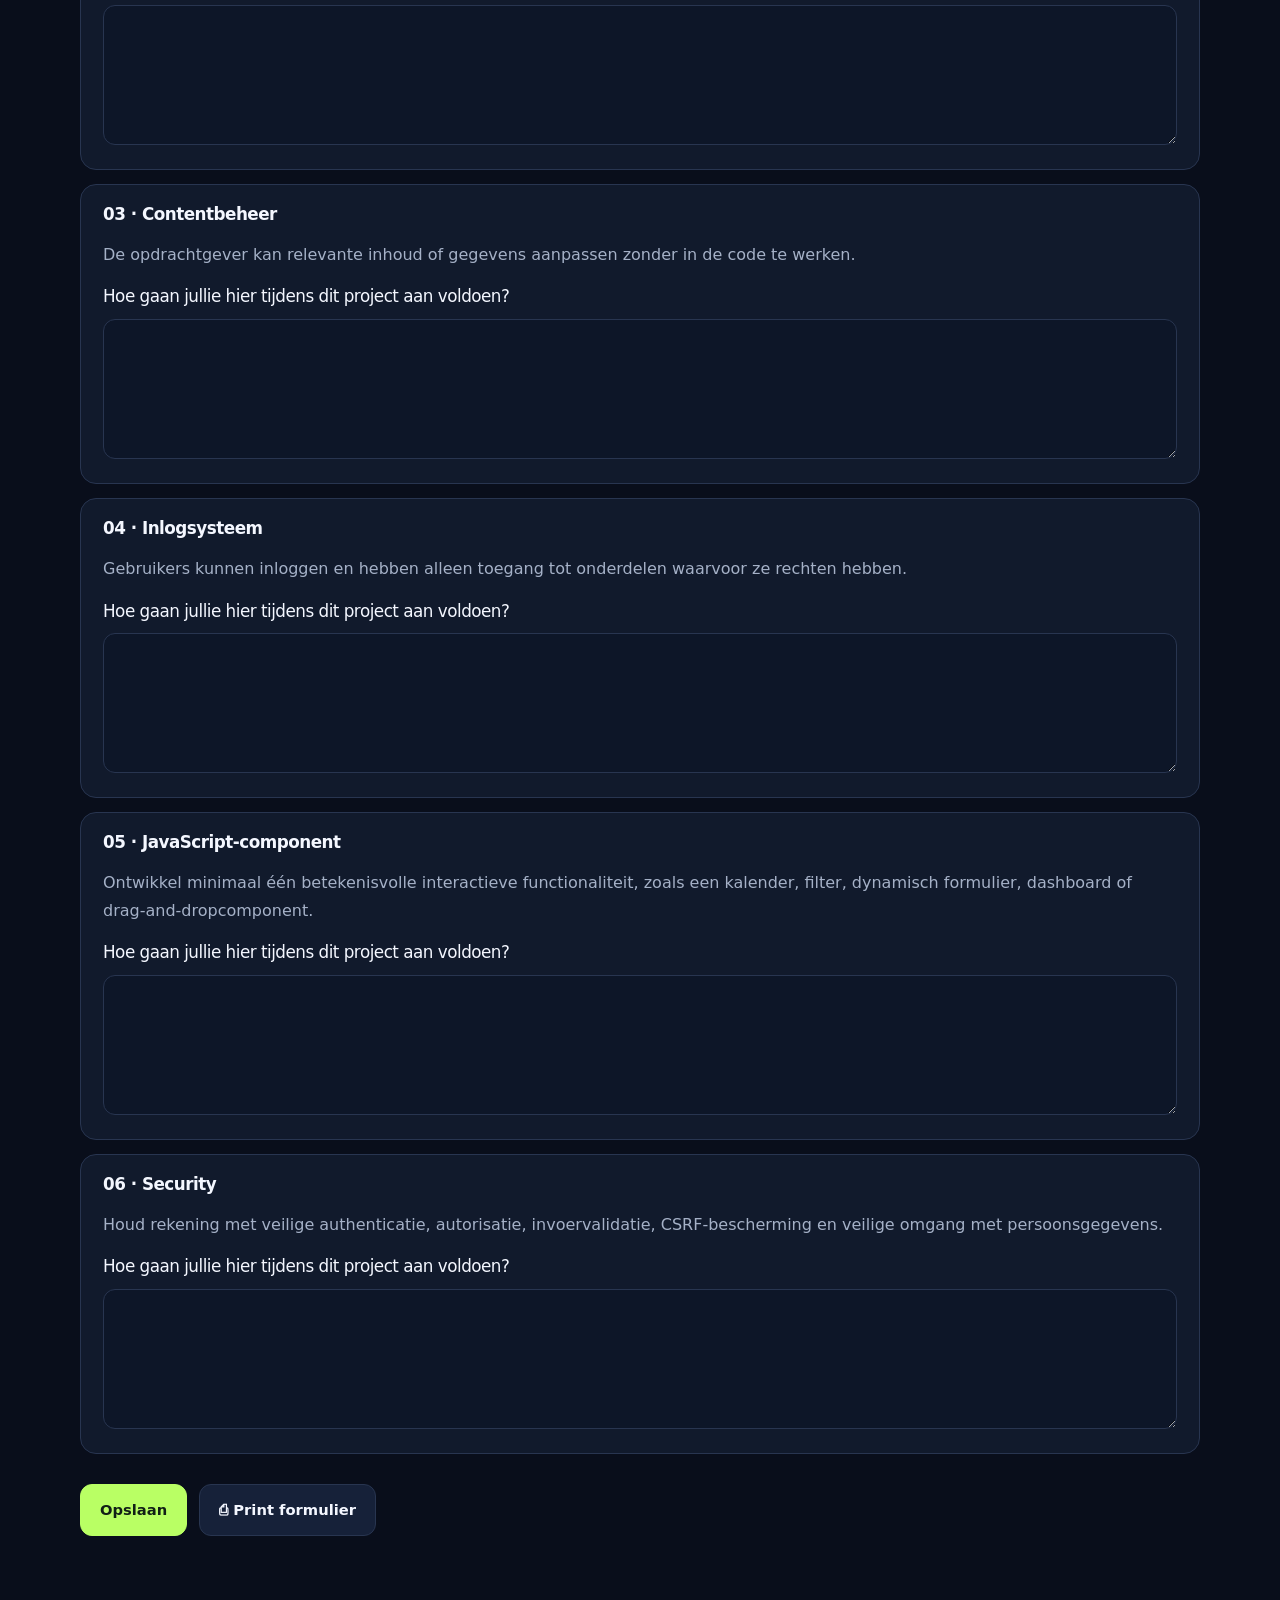
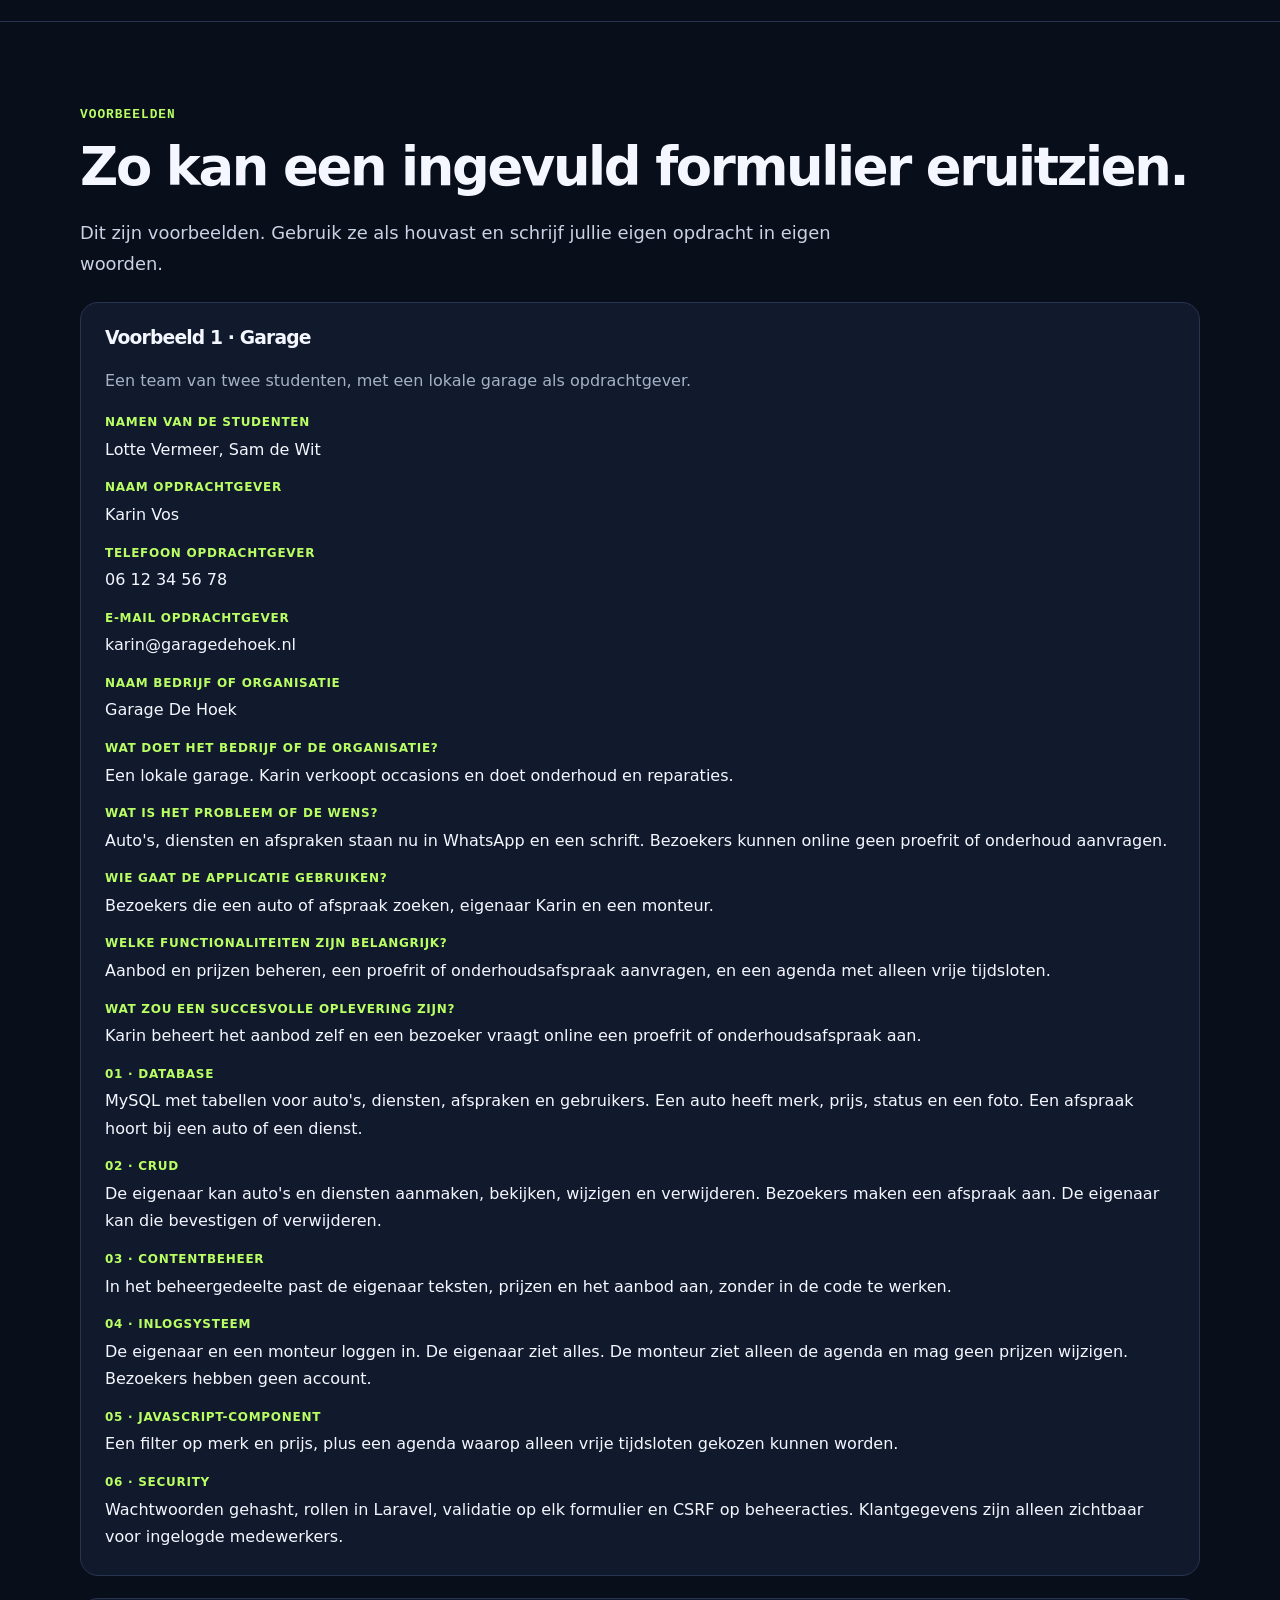
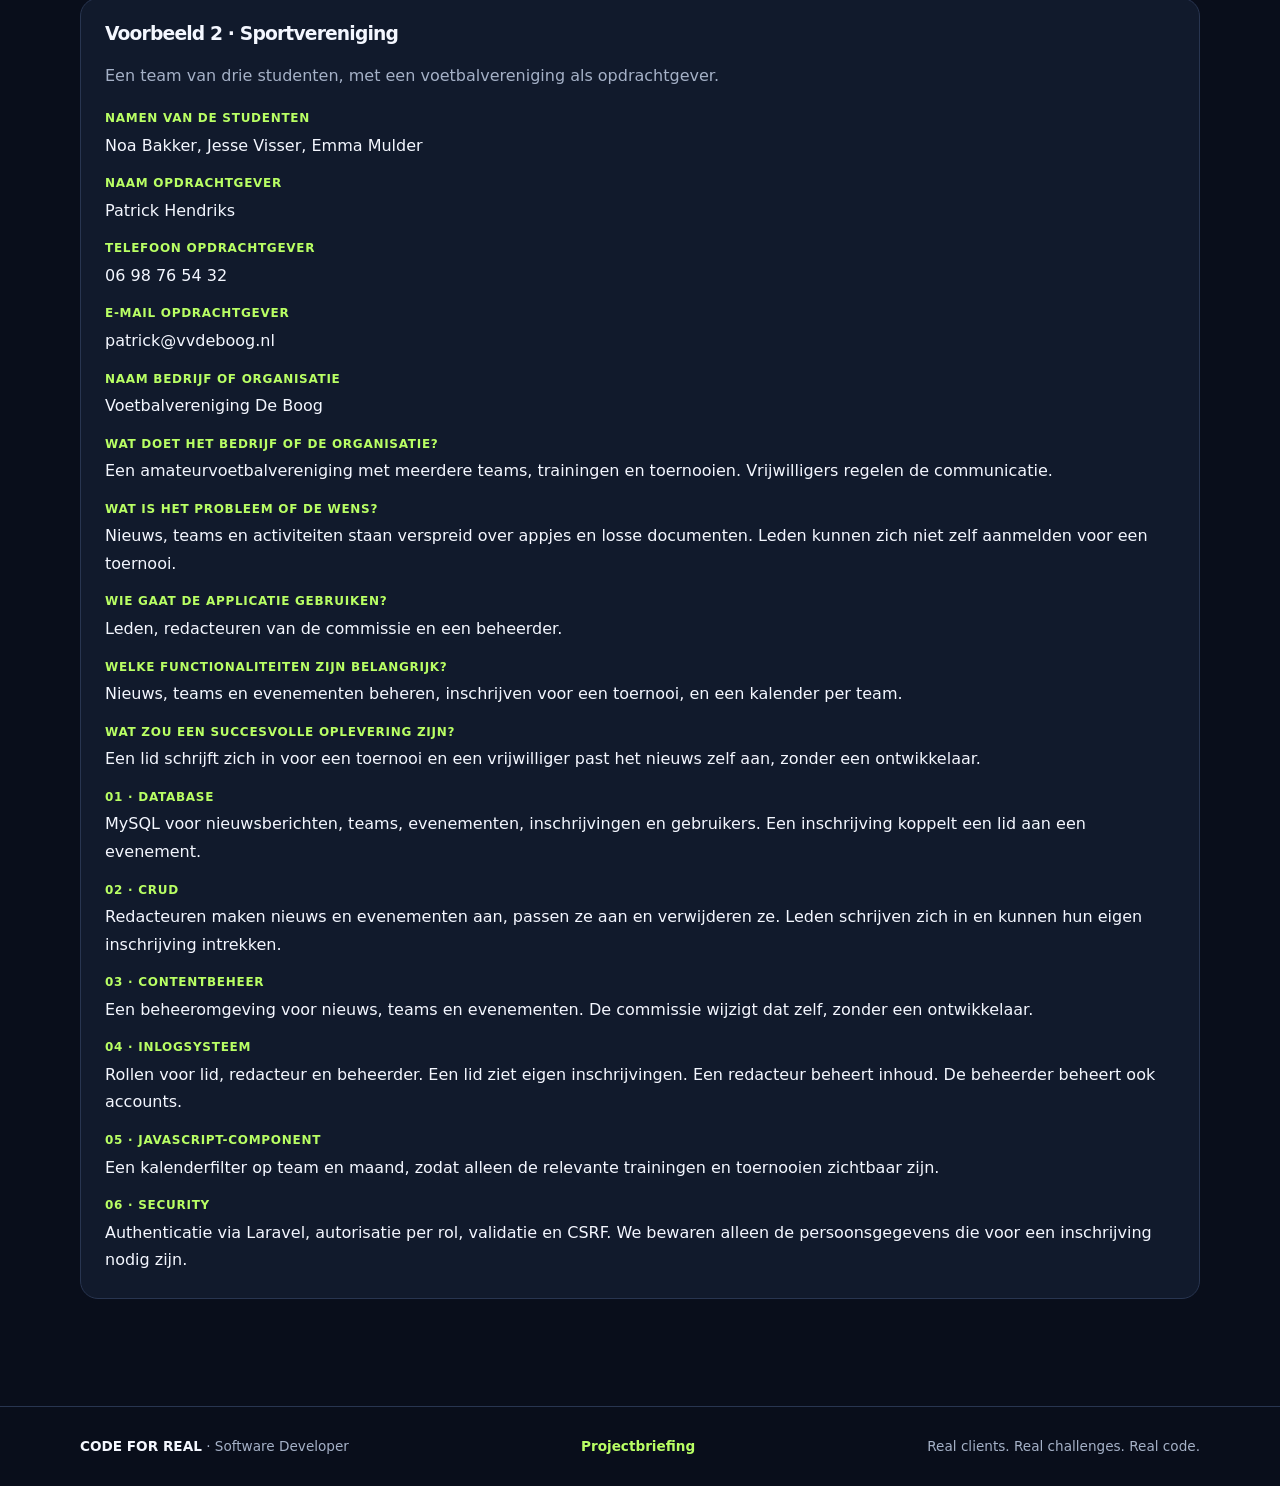
<file: invulformulier.html>
<!DOCTYPE html>
<html lang="nl">
<head>
  <meta charset="UTF-8">
  <meta name="viewport" content="width=device-width, initial-scale=1">
  <meta name="theme-color" content="#0a1020">
  <meta name="description" content="Invulformulier project voor Code for Real. Beschrijf de opdracht en hoe je aan de technische minimumeisen gaat voldoen.">
  <title>Invulformulier project — Challenge: Code For Real</title>
  <link rel="icon" href="favicon.ico" sizes="any">
  <link rel="icon" href="images/favicon.png" type="image/png">
  <link rel="apple-touch-icon" href="images/apple-touch-icon.png">
  <link rel="stylesheet" href="css/style.css">
  <script src="js/main.js" defer></script>
</head>
<body class="form-page">
  <header class="topbar">
    <div class="shell navrow">
      <a href="index.html" class="brand">&lt;CODE <span>FOR REAL</span> /&gt;</a>
      <nav class="nav" aria-label="Hoofdnavigatie">
        <a href="index.html#missie">Missie</a>
        <a href="index.html#zoeken">Opdrachtgever zoeken</a>
        <a href="index.html#pitch">Projectvoorstel</a>
        <a href="index.html#bouwen">Ontwikkeling</a>
        <a href="index.html#oplevering">Oplevering</a>
        <a href="invulformulier.html" aria-current="page">Invulformulier</a>
        <a class="nav-cta" href="index.html#faq">FAQ ↗</a>
      </nav>
    </div>
  </header>

  <section class="hero" id="top">
    <div class="shell">
      <div class="eyebrow"><span class="dot"></span> Software Developer · Projectvoorstel</div>
      <h1 class="form-title">Invulformulier project.</h1>
      <p class="lead">Heb je een opdracht gevonden? Vul dan dit formulier in, sla het op of print het uit en bespreek het met je projectdocent!</p>
      <div class="hero-actions">
        <button class="btn primary" type="submit" form="project-form">Opslaan</button>
        <button class="btn" type="button" data-print-form>⎙ Print formulier</button>
        <a class="btn" href="#voorbeelden">Bekijk twee voorbeelden</a>
        <a class="btn" href="index.html#bouwen">Terug naar de briefing</a>
      </div>
      <p class="save-status" id="save-status" role="status"></p>
    </div>
  </section>

  <main>
    <section>
      <div class="shell">
        <form id="project-form">
          <div class="section-num">00 / Het team</div>
          <h2 class="section-title">Wie zijn jullie?</h2>
          <div class="field">
            <label for="studenten">Namen van de studenten <span class="optional">(twee, drie of vier)</span></label>
            <input id="studenten" name="studenten" type="text" autocomplete="off">
          </div>

          <div class="form-block">
            <div class="section-num">01 / De opdrachtgever</div>
            <h2 class="section-title">Wie is de opdrachtgever?</h2>

            <div class="field">
              <label for="opdrachtgever">Naam opdrachtgever</label>
              <input id="opdrachtgever" name="opdrachtgever" type="text" autocomplete="name">
            </div>

            <div class="field">
              <label for="telefoon">Telefoon opdrachtgever</label>
              <input id="telefoon" name="telefoon" type="tel" autocomplete="off" inputmode="tel">
            </div>

            <div class="field">
              <label for="email">E-mail opdrachtgever</label>
              <input id="email" name="email" type="email" autocomplete="off" inputmode="email">
            </div>

            <div class="field">
              <label for="bedrijf">Naam bedrijf of organisatie <span class="optional">(eventueel)</span></label>
              <input id="bedrijf" name="bedrijf" type="text" autocomplete="organization">
            </div>

            <div class="field">
              <label for="organisatie">Wat doet het bedrijf of de organisatie?</label>
              <textarea id="organisatie" name="organisatie"></textarea>
            </div>
          </div>

          <div class="form-block">
            <div class="section-num">02 / De opdracht</div>
            <h2 class="section-title">Wat gaan jullie bouwen?</h2>

            <div class="field">
              <label for="probleem">Wat is het probleem of de wens?</label>
              <textarea id="probleem" name="probleem"></textarea>
            </div>

            <div class="field">
              <label for="gebruikers">Wie gaat de applicatie gebruiken?</label>
              <textarea id="gebruikers" name="gebruikers"></textarea>
            </div>

            <div class="field">
              <label for="functionaliteiten">Welke functionaliteiten zijn belangrijk?</label>
              <textarea id="functionaliteiten" name="functionaliteiten"></textarea>
            </div>

            <div class="field">
              <label for="geslaagd">Wat zou een succesvolle oplevering zijn?</label>
              <textarea id="geslaagd" name="geslaagd"></textarea>
            </div>
          </div>

          <div class="form-block">
            <div class="section-num">03 / Technische minimumeisen</div>
            <h2 class="section-title">Hoe voldoen jullie hieraan?</h2>
            <p class="intro">Schrijf per eis hoe jullie daar tijdens dit project aan gaan voldoen. Wees concreet: noem de gegevens, de schermen en de mensen die het gaan gebruiken.</p>

            <article class="argument">
              <h3>01 · Database</h3>
              <p>De applicatie gebruikt een MySQL-database waarin relevante gegevens worden opgeslagen.</p>
              <div class="field">
                <label for="eis-database">Hoe gaan jullie hier tijdens dit project aan voldoen?</label>
                <textarea id="eis-database" name="eis-database"></textarea>
              </div>
            </article>

            <article class="argument">
              <h3>02 · CRUD</h3>
              <p>Er is functionaliteit om gegevens aan te maken, op te vragen, te bewerken en te verwijderen.</p>
              <div class="field">
                <label for="eis-crud">Hoe gaan jullie hier tijdens dit project aan voldoen?</label>
                <textarea id="eis-crud" name="eis-crud"></textarea>
              </div>
            </article>

            <article class="argument">
              <h3>03 · Contentbeheer</h3>
              <p>De opdrachtgever kan relevante inhoud of gegevens aanpassen zonder in de code te werken.</p>
              <div class="field">
                <label for="eis-content">Hoe gaan jullie hier tijdens dit project aan voldoen?</label>
                <textarea id="eis-content" name="eis-content"></textarea>
              </div>
            </article>

            <article class="argument">
              <h3>04 · Inlogsysteem</h3>
              <p>Gebruikers kunnen inloggen en hebben alleen toegang tot onderdelen waarvoor ze rechten hebben.</p>
              <div class="field">
                <label for="eis-login">Hoe gaan jullie hier tijdens dit project aan voldoen?</label>
                <textarea id="eis-login" name="eis-login"></textarea>
              </div>
            </article>

            <article class="argument">
              <h3>05 · JavaScript-component</h3>
              <p>Ontwikkel minimaal één betekenisvolle interactieve functionaliteit, zoals een kalender, filter, dynamisch formulier, dashboard of drag-and-dropcomponent.</p>
              <div class="field">
                <label for="eis-javascript">Hoe gaan jullie hier tijdens dit project aan voldoen?</label>
                <textarea id="eis-javascript" name="eis-javascript"></textarea>
              </div>
            </article>

            <article class="argument">
              <h3>06 · Security</h3>
              <p>Houd rekening met veilige authenticatie, autorisatie, invoervalidatie, CSRF-bescherming en veilige omgang met persoonsgegevens.</p>
              <div class="field">
                <label for="eis-security">Hoe gaan jullie hier tijdens dit project aan voldoen?</label>
                <textarea id="eis-security" name="eis-security"></textarea>
              </div>
            </article>
          </div>

          <div class="hero-actions">
            <button class="btn primary" type="submit">Opslaan</button>
            <button class="btn" type="button" data-print-form>⎙ Print formulier</button>
          </div>
        </form>
      </div>
    </section>

    <section class="examples" id="voorbeelden">
      <div class="shell">
        <div class="section-num">Voorbeelden</div>
        <h2 class="section-title">Zo kan een ingevuld formulier eruitzien.</h2>
        <p class="intro">Dit zijn voorbeelden. Gebruik ze als houvast en schrijf jullie eigen opdracht in eigen woorden.</p>

        <article class="example">
          <h3>Voorbeeld 1 · Garage</h3>
          <p class="example-note">Een team van twee studenten, met een lokale garage als opdrachtgever.</p>
          <dl class="filled">
            <div>
              <dt>Namen van de studenten</dt>
              <dd>Lotte Vermeer, Sam de Wit</dd>
            </div>
            <div>
              <dt>Naam opdrachtgever</dt>
              <dd>Karin Vos</dd>
            </div>
            <div>
              <dt>Telefoon opdrachtgever</dt>
              <dd>06 12 34 56 78</dd>
            </div>
            <div>
              <dt>E-mail opdrachtgever</dt>
              <dd>karin@garagedehoek.nl</dd>
            </div>
            <div>
              <dt>Naam bedrijf of organisatie</dt>
              <dd>Garage De Hoek</dd>
            </div>
            <div>
              <dt>Wat doet het bedrijf of de organisatie?</dt>
              <dd>Een lokale garage. Karin verkoopt occasions en doet onderhoud en reparaties.</dd>
            </div>
            <div>
              <dt>Wat is het probleem of de wens?</dt>
              <dd>Auto's, diensten en afspraken staan nu in WhatsApp en een schrift. Bezoekers kunnen online geen proefrit of onderhoud aanvragen.</dd>
            </div>
            <div>
              <dt>Wie gaat de applicatie gebruiken?</dt>
              <dd>Bezoekers die een auto of afspraak zoeken, eigenaar Karin en een monteur.</dd>
            </div>
            <div>
              <dt>Welke functionaliteiten zijn belangrijk?</dt>
              <dd>Aanbod en prijzen beheren, een proefrit of onderhoudsafspraak aanvragen, en een agenda met alleen vrije tijdsloten.</dd>
            </div>
            <div>
              <dt>Wat zou een succesvolle oplevering zijn?</dt>
              <dd>Karin beheert het aanbod zelf en een bezoeker vraagt online een proefrit of onderhoudsafspraak aan.</dd>
            </div>
            <div>
              <dt>01 · Database</dt>
              <dd>MySQL met tabellen voor auto's, diensten, afspraken en gebruikers. Een auto heeft merk, prijs, status en een foto. Een afspraak hoort bij een auto of een dienst.</dd>
            </div>
            <div>
              <dt>02 · CRUD</dt>
              <dd>De eigenaar kan auto's en diensten aanmaken, bekijken, wijzigen en verwijderen. Bezoekers maken een afspraak aan. De eigenaar kan die bevestigen of verwijderen.</dd>
            </div>
            <div>
              <dt>03 · Contentbeheer</dt>
              <dd>In het beheergedeelte past de eigenaar teksten, prijzen en het aanbod aan, zonder in de code te werken.</dd>
            </div>
            <div>
              <dt>04 · Inlogsysteem</dt>
              <dd>De eigenaar en een monteur loggen in. De eigenaar ziet alles. De monteur ziet alleen de agenda en mag geen prijzen wijzigen. Bezoekers hebben geen account.</dd>
            </div>
            <div>
              <dt>05 · JavaScript-component</dt>
              <dd>Een filter op merk en prijs, plus een agenda waarop alleen vrije tijdsloten gekozen kunnen worden.</dd>
            </div>
            <div>
              <dt>06 · Security</dt>
              <dd>Wachtwoorden gehasht, rollen in Laravel, validatie op elk formulier en CSRF op beheeracties. Klantgegevens zijn alleen zichtbaar voor ingelogde medewerkers.</dd>
            </div>
          </dl>
        </article>

        <article class="example">
          <h3>Voorbeeld 2 · Sportvereniging</h3>
          <p class="example-note">Een team van drie studenten, met een voetbalvereniging als opdrachtgever.</p>
          <dl class="filled">
            <div>
              <dt>Namen van de studenten</dt>
              <dd>Noa Bakker, Jesse Visser, Emma Mulder</dd>
            </div>
            <div>
              <dt>Naam opdrachtgever</dt>
              <dd>Patrick Hendriks</dd>
            </div>
            <div>
              <dt>Telefoon opdrachtgever</dt>
              <dd>06 98 76 54 32</dd>
            </div>
            <div>
              <dt>E-mail opdrachtgever</dt>
              <dd>patrick@vvdeboog.nl</dd>
            </div>
            <div>
              <dt>Naam bedrijf of organisatie</dt>
              <dd>Voetbalvereniging De Boog</dd>
            </div>
            <div>
              <dt>Wat doet het bedrijf of de organisatie?</dt>
              <dd>Een amateurvoetbalvereniging met meerdere teams, trainingen en toernooien. Vrijwilligers regelen de communicatie.</dd>
            </div>
            <div>
              <dt>Wat is het probleem of de wens?</dt>
              <dd>Nieuws, teams en activiteiten staan verspreid over appjes en losse documenten. Leden kunnen zich niet zelf aanmelden voor een toernooi.</dd>
            </div>
            <div>
              <dt>Wie gaat de applicatie gebruiken?</dt>
              <dd>Leden, redacteuren van de commissie en een beheerder.</dd>
            </div>
            <div>
              <dt>Welke functionaliteiten zijn belangrijk?</dt>
              <dd>Nieuws, teams en evenementen beheren, inschrijven voor een toernooi, en een kalender per team.</dd>
            </div>
            <div>
              <dt>Wat zou een succesvolle oplevering zijn?</dt>
              <dd>Een lid schrijft zich in voor een toernooi en een vrijwilliger past het nieuws zelf aan, zonder een ontwikkelaar.</dd>
            </div>
            <div>
              <dt>01 · Database</dt>
              <dd>MySQL voor nieuwsberichten, teams, evenementen, inschrijvingen en gebruikers. Een inschrijving koppelt een lid aan een evenement.</dd>
            </div>
            <div>
              <dt>02 · CRUD</dt>
              <dd>Redacteuren maken nieuws en evenementen aan, passen ze aan en verwijderen ze. Leden schrijven zich in en kunnen hun eigen inschrijving intrekken.</dd>
            </div>
            <div>
              <dt>03 · Contentbeheer</dt>
              <dd>Een beheeromgeving voor nieuws, teams en evenementen. De commissie wijzigt dat zelf, zonder een ontwikkelaar.</dd>
            </div>
            <div>
              <dt>04 · Inlogsysteem</dt>
              <dd>Rollen voor lid, redacteur en beheerder. Een lid ziet eigen inschrijvingen. Een redacteur beheert inhoud. De beheerder beheert ook accounts.</dd>
            </div>
            <div>
              <dt>05 · JavaScript-component</dt>
              <dd>Een kalenderfilter op team en maand, zodat alleen de relevante trainingen en toernooien zichtbaar zijn.</dd>
            </div>
            <div>
              <dt>06 · Security</dt>
              <dd>Authenticatie via Laravel, autorisatie per rol, validatie en CSRF. We bewaren alleen de persoonsgegevens die voor een inschrijving nodig zijn.</dd>
            </div>
          </dl>
        </article>
      </div>
    </section>
  </main>

  <footer class="footer">
    <div class="shell">
      <div><strong>CODE FOR REAL</strong> · Software Developer</div>
      <div><a href="index.html">Projectbriefing</a></div>
      <div>Real clients. Real challenges. Real code.</div>
    </div>
  </footer>
</body>
</html>
</file>
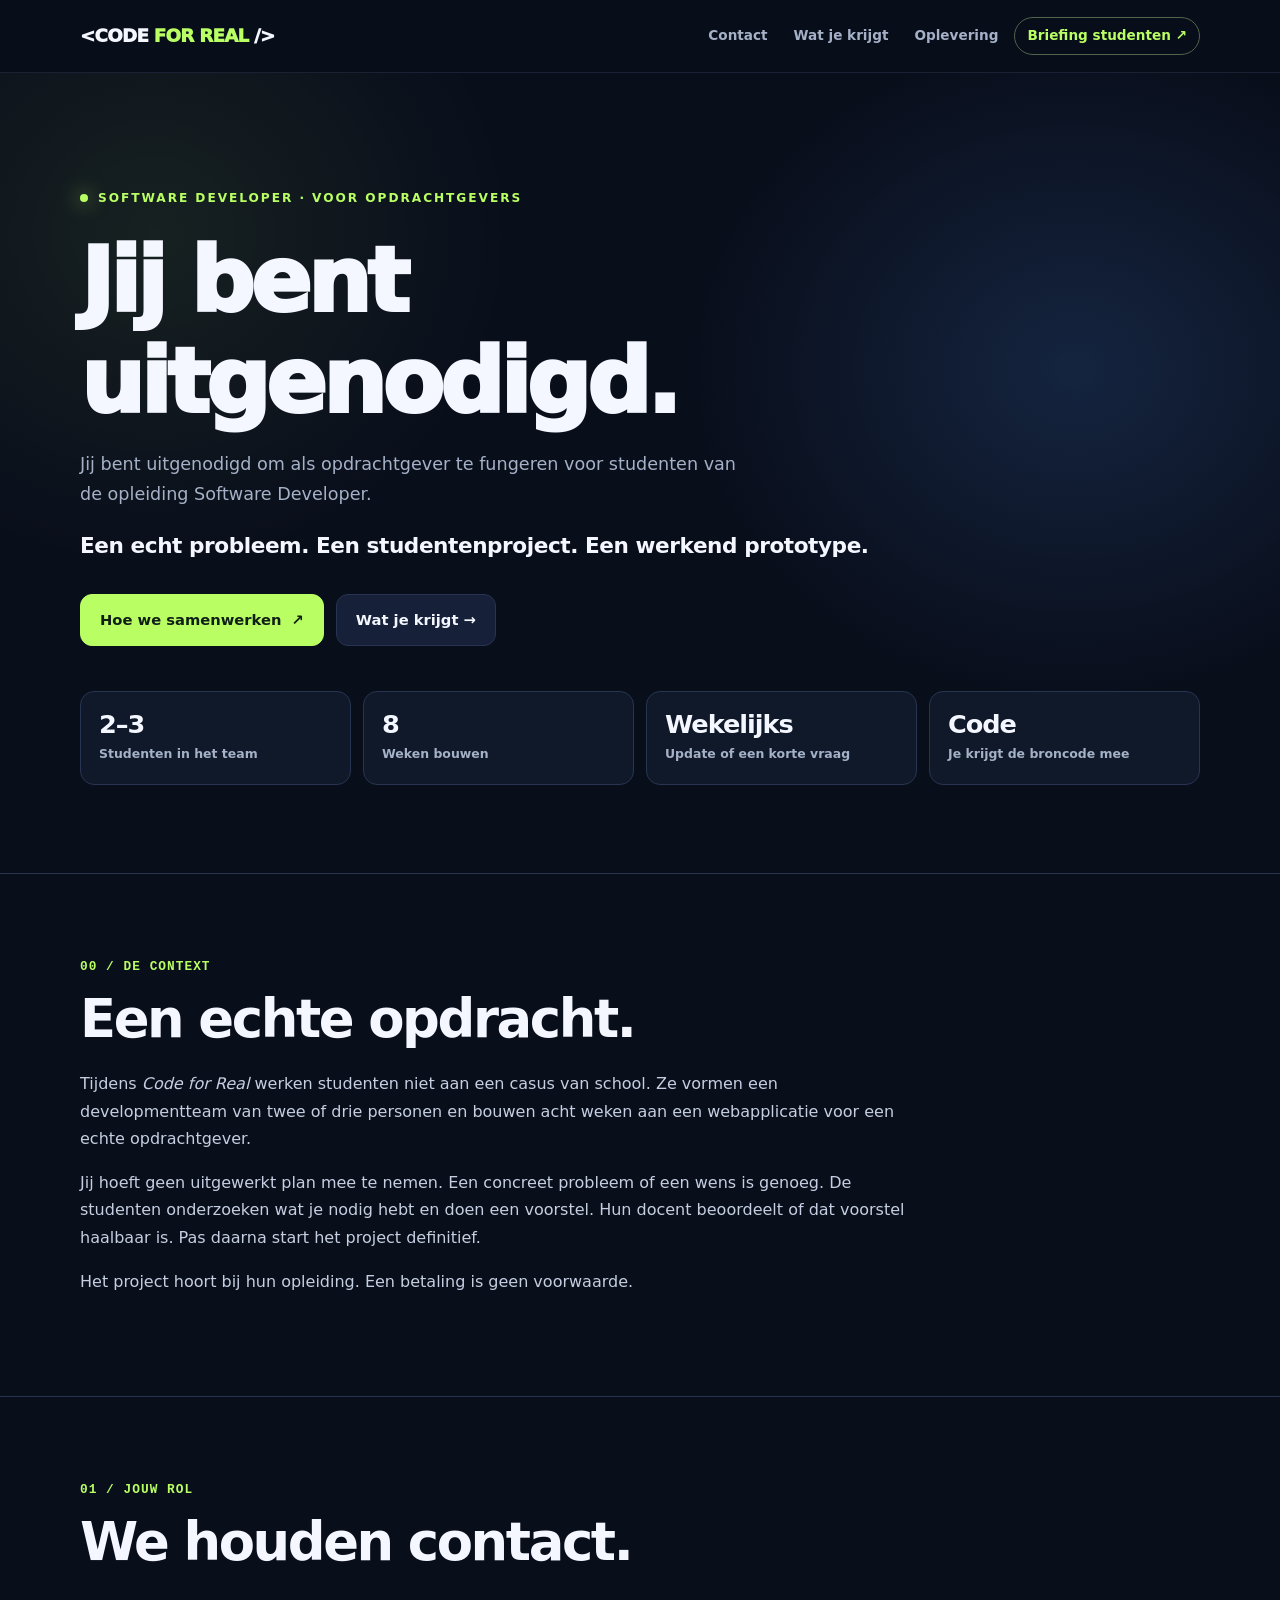
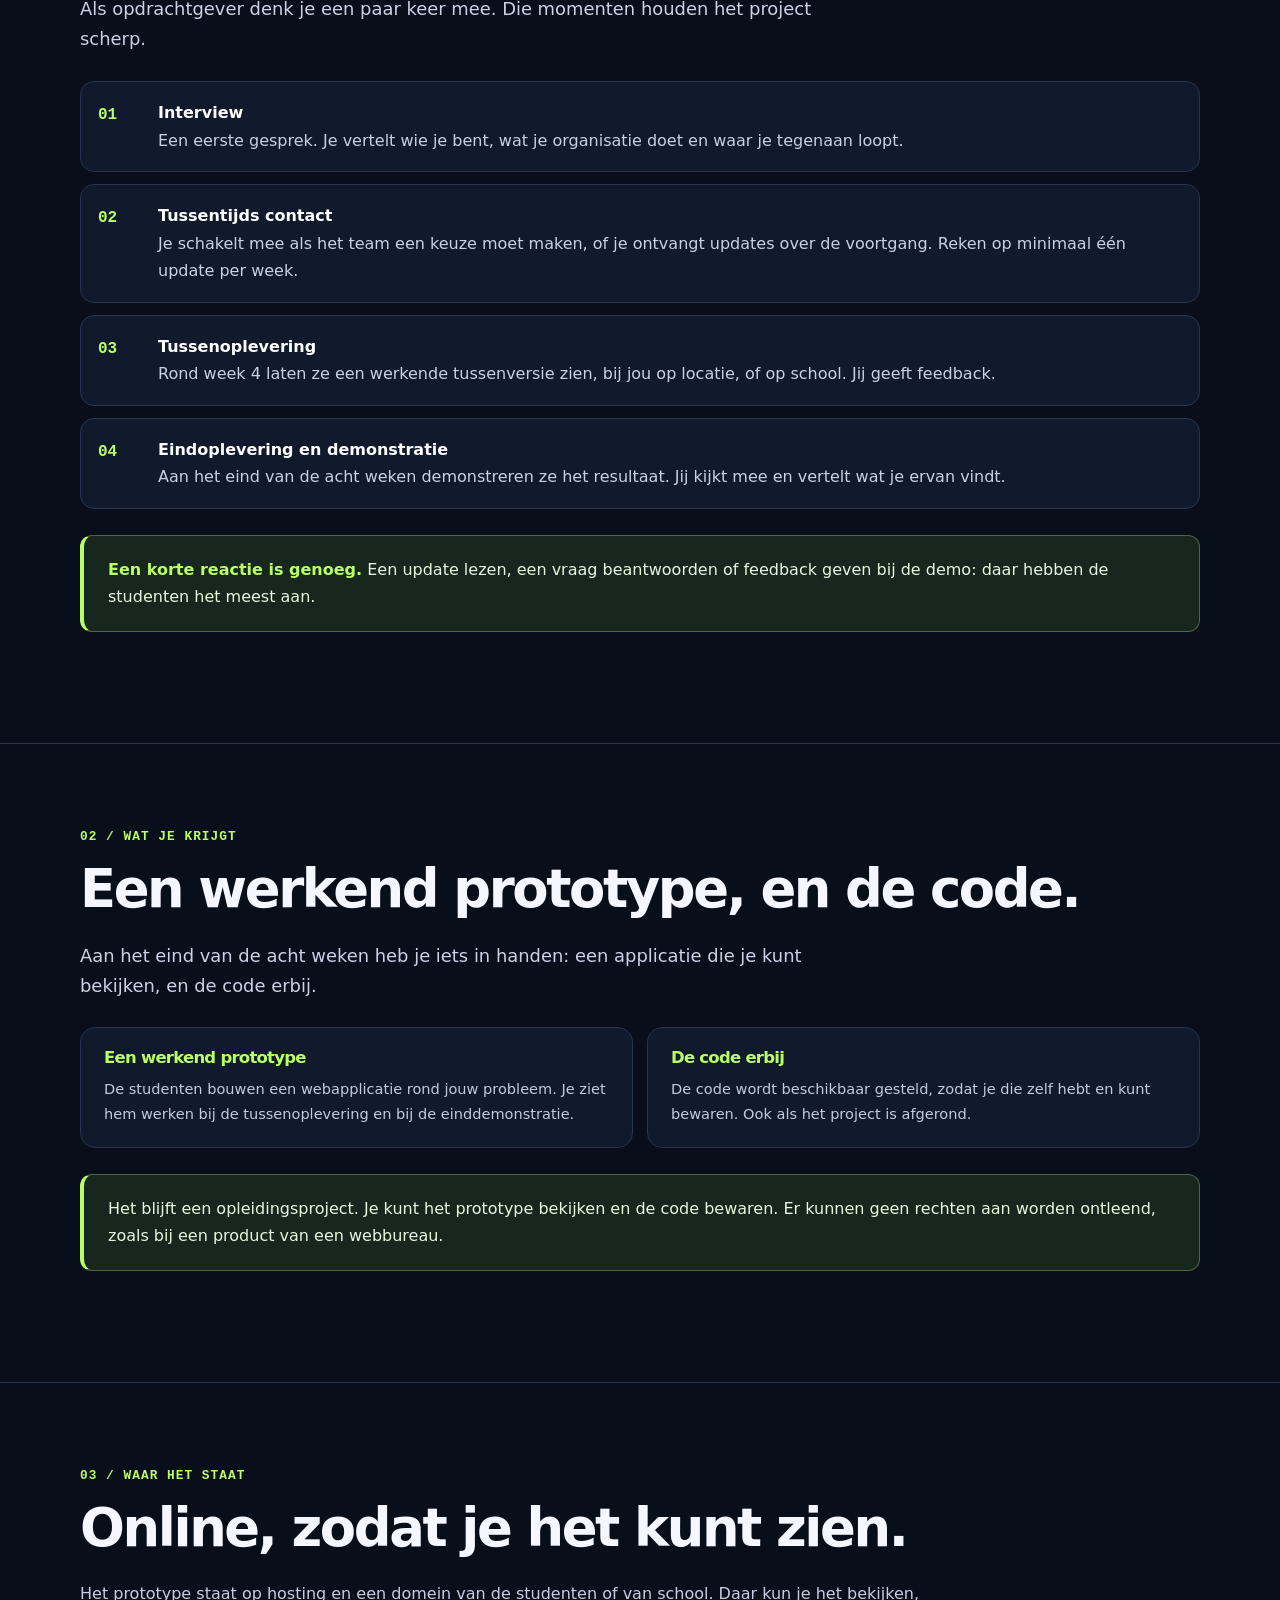
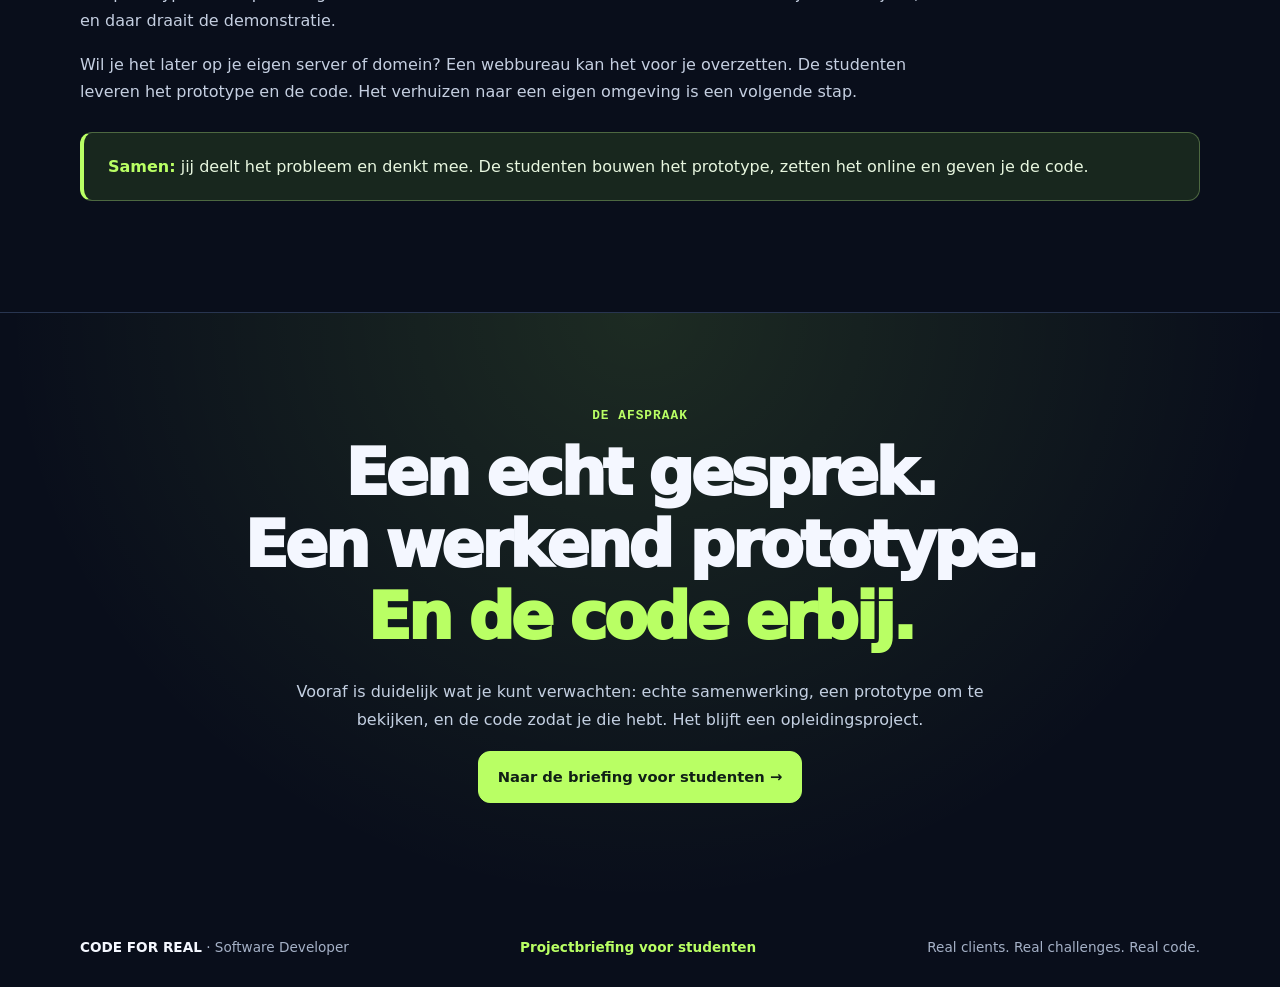
<file: opdrachtgever.html>
<!DOCTYPE html>
<html lang="nl">
<head>
  <meta charset="UTF-8">
  <meta name="viewport" content="width=device-width, initial-scale=1">
  <meta name="theme-color" content="#0a1020">
  <meta name="description" content="Wat je als opdrachtgever van Code for Real kunt verwachten: contact, een werkend prototype, en de code.">
  <title>Challenge: Code For Real — Voor opdrachtgevers</title>
  <link rel="icon" href="favicon.ico" sizes="any">
  <link rel="icon" href="images/favicon.png" type="image/png">
  <link rel="apple-touch-icon" href="images/apple-touch-icon.png">
  <link rel="stylesheet" href="css/style.css">
  <script src="js/main.js" defer></script>
</head>
<body>
  <header class="topbar">
    <div class="shell navrow">
      <a href="index.html" class="brand">&lt;CODE <span>FOR REAL</span> /&gt;</a>
      <nav class="nav" aria-label="Hoofdnavigatie">
        <a href="#contact">Contact</a>
        <a href="#prototype">Wat je krijgt</a>
        <a href="#oplevering">Oplevering</a>
        <a class="nav-cta" href="index.html">Briefing studenten ↗</a>
      </nav>
    </div>
  </header>

  <section class="hero" id="top">
    <div class="shell">
      <div class="eyebrow"><span class="dot"></span> Software Developer · Voor opdrachtgevers</div>
      <h1 class="statement">Jij bent uitgenodigd.</h1>
      <p class="lead">Jij bent uitgenodigd om als opdrachtgever te fungeren voor studenten van de opleiding Software Developer.</p>
      <p class="tagline">Een echt probleem. Een studentenproject. Een werkend prototype.</p>
      <div class="hero-actions">
        <a class="btn primary" href="#contact">Hoe we samenwerken <span aria-hidden="true">↗</span></a>
        <a class="btn" href="#prototype">Wat je krijgt →</a>
      </div>
      <div class="metrics">
        <div class="metric"><strong>2–3</strong><span>Studenten in het team</span></div>
        <div class="metric"><strong>8</strong><span>Weken bouwen</span></div>
        <div class="metric"><strong>Wekelijks</strong><span>Update of een korte vraag</span></div>
        <div class="metric"><strong>Code</strong><span>Je krijgt de broncode mee</span></div>
      </div>
    </div>
  </section>

  <main>
    <section id="project">
      <div class="shell">
        <div class="section-num">00 / De context</div>
        <h2 class="section-title">Een echte opdracht.</h2>
        <div class="prose">
          <p>Tijdens <em>Code for Real</em> werken studenten niet aan een casus van school. Ze vormen een developmentteam van twee of drie personen en bouwen acht weken aan een webapplicatie voor een echte opdrachtgever.</p>
          <p>Jij hoeft geen uitgewerkt plan mee te nemen. Een concreet probleem of een wens is genoeg. De studenten onderzoeken wat je nodig hebt en doen een voorstel. Hun docent beoordeelt of dat voorstel haalbaar is. Pas daarna start het project definitief.</p>
          <p>Het project hoort bij hun opleiding. Een betaling is geen voorwaarde.</p>
        </div>
      </div>
    </section>

    <section id="contact">
      <div class="shell">
        <div class="section-num">01 / Jouw rol</div>
        <h2 class="section-title">We houden contact.</h2>
        <p class="intro">Als opdrachtgever denk je een paar keer mee. Die momenten houden het project scherp.</p>
        <div class="steps">
          <div class="step">
            <p><strong>Interview</strong><br>Een eerste gesprek. Je vertelt wie je bent, wat je organisatie doet en waar je tegenaan loopt.</p>
          </div>
          <div class="step">
            <p><strong>Tussentijds contact</strong><br>Je schakelt mee als het team een keuze moet maken, of je ontvangt updates over de voortgang. Reken op minimaal één update per week.</p>
          </div>
          <div class="step">
            <p><strong>Tussenoplevering</strong><br>Rond week 4 laten ze een werkende tussenversie zien, bij jou op locatie, of op school. Jij geeft feedback.</p>
          </div>
          <div class="step">
            <p><strong>Eindoplevering en demonstratie</strong><br>Aan het eind van de acht weken demonstreren ze het resultaat. Jij kijkt mee en vertelt wat je ervan vindt.</p>
          </div>
        </div>
        <div class="callout"><strong>Een korte reactie is genoeg.</strong> Een update lezen, een vraag beantwoorden of feedback geven bij de demo: daar hebben de studenten het meest aan.</div>
      </div>
    </section>

    <section id="prototype">
      <div class="shell">
        <div class="section-num">02 / Wat je krijgt</div>
        <h2 class="section-title">Een werkend prototype, en de code.</h2>
        <p class="intro">Aan het eind van de acht weken heb je iets in handen: een applicatie die je kunt bekijken, en de code erbij.</p>
        <div class="requirements">
          <article class="requirement">
            <h3>Een werkend prototype</h3>
            <p>De studenten bouwen een webapplicatie rond jouw probleem. Je ziet hem werken bij de tussenoplevering en bij de einddemonstratie.</p>
          </article>
          <article class="requirement">
            <h3>De code erbij</h3>
            <p>De code wordt beschikbaar gesteld, zodat je die zelf hebt en kunt bewaren. Ook als het project is afgerond.</p>
          </article>
        </div>
        <div class="callout">Het blijft een opleidingsproject. Je kunt het prototype bekijken en de code bewaren. Er kunnen geen rechten aan worden ontleend, zoals bij een product van een webbureau.</div>
      </div>
    </section>

    <section id="oplevering">
      <div class="shell">
        <div class="section-num">03 / Waar het staat</div>
        <h2 class="section-title">Online, zodat je het kunt zien.</h2>
        <div class="prose">
          <p>Het prototype staat op hosting en een domein van de studenten of van school. Daar kun je het bekijken, en daar draait de demonstratie.</p>
          <p>Wil je het later op je eigen server of domein? Een webbureau kan het voor je overzetten. De studenten leveren het prototype en de code. Het verhuizen naar een eigen omgeving is een volgende stap.</p>
        </div>
        <div class="callout"><strong>Samen:</strong> jij deelt het probleem en denkt mee. De studenten bouwen het prototype, zetten het online en geven je de code.</div>
      </div>
    </section>
  </main>

  <section class="finish">
    <div class="shell">
      <div class="section-num">De afspraak</div>
      <h2 class="quote">Een echt gesprek.<br>Een werkend prototype.<br><span>En de code erbij.</span></h2>
      <p>Vooraf is duidelijk wat je kunt verwachten: echte samenwerking, een prototype om te bekijken, en de code zodat je die hebt. Het blijft een opleidingsproject.</p>
      <a href="index.html" class="btn primary">Naar de briefing voor studenten →</a>
    </div>
  </section>

  <footer class="footer">
    <div class="shell">
      <div><strong>CODE FOR REAL</strong> · Software Developer</div>
      <div><a href="index.html">Projectbriefing voor studenten</a></div>
      <div>Real clients. Real challenges. Real code.</div>
    </div>
  </footer>
</body>
</html>
</file>
<file: css/style.css>
:root {
  color-scheme: dark;
  --bg: #090e1b;
  --panel: #111a2c;
  --panel2: #162139;
  --ink: #f4f7ff;
  --muted: #a5b1c7;
  --line: #283550;
  --accent: #b9ff64;
  --blue: #72baff;
  --radius: 20px;
  --width: 1120px;
}

* {
  box-sizing: border-box;
}

html {
  scroll-behavior: smooth;
  scroll-padding-top: 95px;
}

body {
  margin: 0;
  font-family: Inter, ui-sans-serif, system-ui, -apple-system, BlinkMacSystemFont, "Segoe UI", sans-serif;
  background: var(--bg);
  color: var(--ink);
  line-height: 1.72;
}

a {
  color: inherit;
}

button {
  font: inherit;
}

::selection {
  background: var(--accent);
  color: #09120c;
}

.shell {
  width: min(var(--width), calc(100% - 40px));
  margin: auto;
}

.topbar {
  position: sticky;
  top: 0;
  z-index: 20;
  background: rgba(9, 14, 27, .9);
  backdrop-filter: blur(18px);
  border-bottom: 1px solid rgba(150, 170, 210, .13);
}

.navrow {
  min-height: 72px;
  display: flex;
  align-items: center;
  justify-content: space-between;
  gap: 20px;
}

.brand {
  text-decoration: none;
  font-weight: 950;
  letter-spacing: -.04em;
  font-size: 1.14rem;
}

.brand span {
  color: var(--accent);
}

.nav {
  display: flex;
  gap: 6px;
  align-items: center;
  flex-wrap: wrap;
}

.nav a {
  text-decoration: none;
  color: var(--muted);
  font-size: .85rem;
  font-weight: 700;
  border-radius: 999px;
  padding: 6px 10px;
  transition: background .18s, color .18s;
}

.nav a:hover,
.nav a:focus-visible {
  color: var(--accent);
}

.nav a[aria-current="true"],
.nav a[aria-current="page"],
.nav a[aria-current="true"]:hover,
.nav a[aria-current="page"]:hover,
.nav a[aria-current="true"]:focus-visible,
.nav a[aria-current="page"]:focus-visible {
  background: var(--accent);
  color: #112016;
}

.nav .nav-cta {
  border: 1px solid #51634a;
  color: var(--accent);
  padding: 6px 12px;
}

.nav a.nav-cta[aria-current="true"],
.nav a.nav-cta[aria-current="true"]:hover,
.nav a.nav-cta[aria-current="true"]:focus-visible {
  border-color: var(--accent);
}

.hero {
  position: relative;
  isolation: isolate;
  overflow: hidden;
  padding: 110px 0 88px;
  border-bottom: 1px solid var(--line);
}

.hero:before {
  content: "";
  position: absolute;
  z-index: -1;
  inset: 0;
  background:
    radial-gradient(ellipse 40% 55% at 84% 37%, rgba(81, 152, 255, .16), transparent 75%),
    radial-gradient(ellipse 40% 60% at 12% 20%, rgba(185, 255, 100, .08), transparent 70%);
}

.hero-video {
  position: absolute;
  z-index: -3;
  inset: 0;
  width: 100%;
  height: 100%;
  object-fit: cover;
  object-position: center 40%;
  pointer-events: none;
  opacity: 0;
  transition: opacity .8s ease;
}

.hero-video.is-active {
  z-index: -2;
  opacity: 1;
}

.hero:has(.hero-video) {
  background: #090e1b url("../images/banner.jpg") center 40% / cover no-repeat;
}

.hero:has(.hero-video):before {
  background:
    linear-gradient(100deg, rgba(9, 14, 27, .78) 0%, rgba(9, 14, 27, .42) 36%, rgba(9, 14, 27, .16) 62%, rgba(9, 14, 27, .22) 100%),
    linear-gradient(180deg, rgba(9, 14, 27, .12) 0%, transparent 28%, rgba(9, 14, 27, .38) 100%);
}

.hero:has(.hero-video) h1,
.hero:has(.hero-video) .tagline,
.hero:has(.hero-video) .eyebrow {
  text-shadow: 0 2px 24px rgba(0, 0, 0, .45);
}

.hero:has(.hero-video) .lead {
  color: #e4ebf7;
  text-shadow: 0 2px 16px rgba(0, 0, 0, .55);
}

.hero-grid {
  display: grid;
  grid-template-columns: 1.2fr .8fr;
  gap: 55px;
  align-items: center;
}

.eyebrow {
  display: inline-flex;
  align-items: center;
  gap: 10px;
  color: var(--accent);
  font-size: .76rem;
  font-weight: 900;
  letter-spacing: .16em;
  text-transform: uppercase;
}

.dot {
  width: 8px;
  height: 8px;
  border-radius: 50%;
  background: var(--accent);
  box-shadow: 0 0 20px var(--accent);
}

h1,
h2,
h3,
p {
  margin-top: 0;
}

h1,
h2,
h3 {
  line-height: 1.13;
  letter-spacing: -.045em;
}

h1 {
  font-size: clamp(3.6rem, 8.6vw, 7.4rem);
  font-weight: 950;
  margin: 20px 0 16px;
}

h1 span {
  color: var(--accent);
}

h1 .challenge {
  display: block;
  color: var(--ink);
  font-size: .34em;
  letter-spacing: -.03em;
  margin-bottom: .12em;
}

.tagline {
  font-size: clamp(1.07rem, 2vw, 1.35rem);
  font-weight: 800;
  letter-spacing: -.02em;
}

.lead {
  color: var(--muted);
  font-size: 1.1rem;
  max-width: 670px;
}

.hero-actions {
  display: flex;
  gap: 12px;
  flex-wrap: wrap;
  margin-top: 30px;
}

.btn {
  display: inline-flex;
  gap: 10px;
  align-items: center;
  justify-content: center;
  border-radius: 12px;
  padding: 12px 19px;
  font-weight: 850;
  font-size: .92rem;
  text-decoration: none;
  cursor: pointer;
  transition: transform .18s, background .18s;
  border: 1px solid var(--line);
  background: var(--panel2);
  color: var(--ink);
}

.btn:hover {
  transform: translateY(-2px);
}

.btn.primary {
  background: var(--accent);
  color: #112016;
  border-color: var(--accent);
}

.terminal {
  background: #0b1524;
  border: 1px solid #344660;
  border-radius: 18px;
  box-shadow: 0 25px 90px #0005;
  overflow: hidden;
  transform: rotate(2deg);
}

.terminal-head {
  background: #18243a;
  border-bottom: 1px solid var(--line);
  padding: 13px 18px;
  display: flex;
  align-items: center;
  gap: 7px;
}

.terminal-head i {
  width: 10px;
  height: 10px;
  border-radius: 50%;
  background: #ff6d79;
}

.terminal-head i:nth-child(2) {
  background: #ffc568;
}

.terminal-head i:nth-child(3) {
  background: #85e59b;
}

.terminal-head span {
  margin-left: 12px;
  font: 12px ui-monospace, monospace;
  color: #aab8d2;
}

.terminal-body {
  font: clamp(12px, 1.4vw, 15px) / 1.9 ui-monospace, SFMono-Regular, Consolas, monospace;
  padding: 30px 24px 35px;
  white-space: normal;
}

.terminal-body .comment {
  color: #768ca9;
}

.terminal-body .key {
  color: #8ac4ff;
}

.terminal-body .value {
  color: var(--accent);
}

.terminal-body .indent {
  padding-left: 22px;
}

.terminal-body .cursor {
  display: inline-block;
  width: 10px;
  height: 18px;
  background: var(--accent);
  vertical-align: middle;
  animation: blink 1.2s steps(1) infinite;
}

@keyframes blink {
  50% {
    opacity: 0;
  }
}

.metrics {
  display: grid;
  grid-template-columns: repeat(4, 1fr);
  gap: 12px;
  margin-top: 45px;
}

.metric {
  border: 1px solid var(--line);
  background: rgba(18, 29, 47, .75);
  padding: 17px 18px;
  border-radius: 14px;
}

.metric strong {
  display: block;
  font-size: 1.6rem;
  line-height: 1.2;
  letter-spacing: -.04em;
}

.metric span {
  color: var(--muted);
  font-size: .78rem;
  font-weight: 700;
}

main section {
  padding: 85px 0;
  border-bottom: 1px solid var(--line);
}

.section-num {
  color: var(--accent);
  font: 800 .8rem ui-monospace, monospace;
  letter-spacing: .08em;
  text-transform: uppercase;
  margin-bottom: 15px;
}

.section-title {
  font-size: clamp(2rem, 4.2vw, 3.3rem);
  margin-bottom: 22px;
}

.intro {
  font-size: 1.12rem;
  max-width: 800px;
  color: #c9d3e5;
}

.highlight {
  font-weight: 800;
  color: var(--ink);
}

.prose {
  max-width: 850px;
}

.prose p {
  color: #c5cfe1;
}

.prose strong {
  color: #fff;
}

.subhead {
  font-size: 1.48rem;
  margin: 42px 0 17px;
}

.cards {
  display: grid;
  grid-template-columns: repeat(3, 1fr);
  gap: 16px;
  margin: 25px 0;
}

.card {
  border: 1px solid var(--line);
  background: linear-gradient(150deg, #17233a, #101929);
  border-radius: var(--radius);
  padding: 25px;
  min-width: 0;
}

.card .symbol {
  height: 44px;
  width: 44px;
  display: grid;
  place-items: center;
  border: 1px solid #3a523c;
  background: #1b3026;
  color: var(--accent);
  border-radius: 12px;
  font-size: 1.4rem;
  margin-bottom: 21px;
}

.card h3 {
  font-size: 1.2rem;
  margin-bottom: 10px;
}

.card p {
  color: var(--muted);
  font-size: .94rem;
  margin: 0;
}

.callout {
  border: 1px solid #4d6841;
  border-left: 4px solid var(--accent);
  border-radius: 12px;
  background: #18271e;
  padding: 20px 24px;
  margin: 26px 0;
  color: #e7f6df;
}

.callout strong {
  color: var(--accent);
}

.callout.blue {
  background: #14253a;
  border-color: #335677;
  border-left-color: var(--blue);
}

.callout.blue strong {
  color: var(--blue);
}

.checklist {
  list-style: none;
  padding: 0;
  margin: 20px 0;
  display: grid;
  grid-template-columns: repeat(2, 1fr);
  gap: 12px;
}

.checklist li {
  position: relative;
  background: #131d31;
  border: 1px solid var(--line);
  border-radius: 12px;
  padding: 13px 14px 13px 44px;
  color: #d8e1f0;
}

.checklist li:before {
  content: "✓";
  position: absolute;
  top: 12px;
  left: 16px;
  color: var(--accent);
  font-weight: 950;
}

.requirements {
  display: grid;
  grid-template-columns: repeat(2, 1fr);
  gap: 14px;
  margin: 25px 0;
}

.requirement {
  padding: 21px 23px;
  background: var(--panel);
  border: 1px solid var(--line);
  border-radius: 15px;
}

.requirement h3 {
  font-size: 1.03rem;
  margin-bottom: 8px;
  color: var(--accent);
}

.requirement p {
  font-size: .91rem;
  color: #c1cce0;
  margin: 0;
}

.steps {
  counter-reset: step;
  display: grid;
  gap: 12px;
  margin: 26px 0;
}

.step {
  display: grid;
  grid-template-columns: 44px 1fr;
  gap: 16px;
  align-items: start;
  background: var(--panel);
  border: 1px solid var(--line);
  border-radius: 14px;
  padding: 17px;
}

.step:before {
  counter-increment: step;
  content: counter(step, decimal-leading-zero);
  color: var(--accent);
  font-weight: 900;
  font-family: ui-monospace, monospace;
  padding-top: 3px;
}

.step p {
  margin: 0;
  color: #c9d2e4;
}

.step strong {
  color: #fff;
}

.timeline {
  display: grid;
  grid-template-columns: repeat(4, 1fr);
  gap: 14px;
  margin: 25px 0;
}

.week {
  background: var(--panel);
  border: 1px solid var(--line);
  border-radius: 16px;
  padding: 20px;
}

.week .num {
  color: var(--accent);
  font-size: .75rem;
  font-weight: 900;
  letter-spacing: .09em;
  text-transform: uppercase;
}

.week h3 {
  margin: 8px 0;
  font-size: 1rem;
}

.week p {
  color: var(--muted);
  font-size: .86rem;
  margin: 0;
}

.week.milestone {
  border-color: #637b53;
  background: linear-gradient(145deg, #203224, #111f23);
}

.faq {
  display: grid;
  gap: 10px;
  max-width: 900px;
}

.faq details {
  background: var(--panel);
  border: 1px solid var(--line);
  border-radius: 13px;
  overflow: hidden;
}

.faq summary {
  list-style: none;
  cursor: pointer;
  padding: 19px 24px;
  font-weight: 800;
  display: flex;
  justify-content: space-between;
  gap: 20px;
  align-items: center;
}

.faq summary::-webkit-details-marker {
  display: none;
}

.faq summary:after {
  content: "+";
  font-size: 1.45rem;
  font-weight: 500;
  color: var(--accent);
}

.faq details[open] summary:after {
  content: "−";
}

.faq details[open] summary {
  border-bottom: 1px solid var(--line);
}

.faq details p {
  padding: 18px 24px 22px;
  margin: 0;
  color: #c4cee1;
}

.faq details:focus-within {
  border-color: #688c4e;
}

.finish {
  background: radial-gradient(ellipse at 50% 0, rgba(173, 255, 90, .12), transparent 70%);
  text-align: center;
  padding: 95px 0 105px;
}

.finish .quote {
  font-size: clamp(2.1rem, 5vw, 4rem);
  font-weight: 950;
  letter-spacing: -.055em;
  line-height: 1.12;
  max-width: 850px;
  margin: 0 auto 25px;
}

.finish .quote span {
  color: var(--accent);
}

.finish p {
  max-width: 690px;
  color: #c4d0e2;
  margin: 0 auto 18px;
}

.footer {
  padding: 28px 0;
  color: var(--muted);
  font-size: .85rem;
}

.footer .shell {
  display: flex;
  justify-content: space-between;
  gap: 20px;
  flex-wrap: wrap;
}

.footer strong {
  color: var(--ink);
}

.footer a {
  color: var(--accent);
  font-weight: 700;
  text-decoration: none;
}

.footer a:hover,
.footer a:focus-visible {
  text-decoration: underline;
}

.prose a,
.intro a:not(.btn) {
  color: var(--accent);
  font-weight: 700;
}

.hero h1.statement {
  max-width: 14ch;
  font-size: clamp(3.2rem, 7vw, 6.2rem);
}

.mail {
  margin: 25px 0;
  border: 1px solid #344660;
  border-radius: 18px;
  background: #0b1524;
  overflow: hidden;
}

.mail-bar {
  display: flex;
  justify-content: space-between;
  align-items: center;
  gap: 16px;
  padding: 14px 18px;
  background: #18243a;
  border-bottom: 1px solid var(--line);
}

.mail-bar p {
  margin: 0;
  color: #aab8d2;
  font-size: .92rem;
}

.mail-bar strong {
  color: var(--ink);
}

.mail pre {
  margin: 0;
  padding: 22px 24px 26px;
  white-space: pre-wrap;
  font: .98rem/1.7 Inter, ui-sans-serif, system-ui, sans-serif;
  color: #d5deee;
}

.hero h1.form-title {
  max-width: 14em;
  font-size: clamp(2.7rem, 6vw, 4.8rem);
}

.form-block {
  margin-top: 28px;
}

.field {
  display: grid;
  gap: 8px;
  margin-bottom: 16px;
}

.field label,
.argument h3 {
  font-size: 1.05rem;
  letter-spacing: -.03em;
}

.optional {
  color: var(--muted);
  font-weight: 650;
  font-size: .85rem;
}

.field input,
.field textarea {
  width: 100%;
  border: 1px solid var(--line);
  background: #0d1628;
  color: var(--ink);
  border-radius: 12px;
  padding: 14px 16px;
  font: inherit;
  line-height: 1.55;
}

.field textarea {
  min-height: 140px;
  resize: vertical;
  field-sizing: content;
}

.field input:focus,
.field textarea:focus {
  outline: 2px solid var(--accent);
  outline-offset: 2px;
}

.argument {
  background: var(--panel);
  border: 1px solid var(--line);
  border-radius: 16px;
  padding: 20px 22px 8px;
  margin-bottom: 14px;
}

.argument p {
  color: var(--muted);
  margin-bottom: 14px;
}

.save-status {
  min-height: 1.6em;
  margin: 16px 0 0;
  color: var(--accent);
  font-weight: 750;
}

.example {
  border: 1px solid var(--line);
  background: var(--panel);
  border-radius: 18px;
  padding: 24px 24px 8px;
  margin: 22px 0;
}

.example-note {
  color: var(--muted);
  margin-bottom: 18px;
}

.filled {
  display: grid;
  gap: 14px;
  margin: 0 0 16px;
}

.filled div {
  display: grid;
  gap: 3px;
}

.filled dt {
  color: var(--accent);
  font-size: .75rem;
  font-weight: 800;
  letter-spacing: .06em;
  text-transform: uppercase;
}

.filled dd {
  margin: 0;
}

@media (max-width: 900px) {
  .hero:has(.hero-video):before {
    background:
      linear-gradient(180deg, rgba(9, 14, 27, .62) 0%, rgba(9, 14, 27, .48) 48%, rgba(9, 14, 27, .66) 100%);
  }

  .hero-grid {
    grid-template-columns: 1fr;
  }

  .terminal {
    max-width: 600px;
    transform: none;
  }

  .cards {
    grid-template-columns: repeat(2, 1fr);
  }

  .timeline {
    grid-template-columns: repeat(2, 1fr);
  }

  .nav {
    gap: 12px;
  }

  .nav a {
    font-size: .75rem;
  }
}

@media (max-width: 600px) {
  .shell {
    width: min(var(--width), calc(100% - 30px));
  }

  .navrow {
    min-height: 65px;
  }

  .nav {
    display: none;
  }

  .hero {
    padding: 65px 0;
  }

  .hero h1 {
    font-size: clamp(3.35rem, 14vw, 5.2rem);
  }

  .metrics,
  .cards,
  .requirements,
  .checklist,
  .timeline {
    grid-template-columns: 1fr;
  }

  .metrics {
    grid-template-columns: repeat(2, 1fr);
  }

  main section {
    padding: 64px 0;
  }

  .card {
    padding: 22px;
  }

  .terminal-body {
    padding: 22px 16px;
  }

  .finish {
    padding: 70px 0;
  }

  .mail-bar {
    flex-direction: column;
    align-items: flex-start;
  }

}

@media print {
  :root {
    color-scheme: light;
    --bg: #fff;
    --panel: #fff;
    --panel2: #f5f6f8;
    --ink: #111;
    --muted: #444;
    --line: #ddd;
    --accent: #235c10;
  }

  body {
    background: #fff;
    color: #111;
  }

  .topbar,
  .hero-actions,
  .terminal,
  .save-status {
    display: none;
  }

  .hero {
    padding: 35px 0;
  }

  .hero:before,
  .hero-video {
    display: none;
  }

  .hero:has(.hero-video) {
    background-image: none;
  }

  .hero-grid {
    display: block;
  }

  h1 {
    font-size: 48px;
  }

  main section {
    padding: 30px 0;
  }

  .card,
  .requirement,
  .week,
  .step,
  .metric,
  .faq details,
  .argument {
    background: #fff;
    break-inside: avoid;
  }

  .field input,
  .field textarea {
    background: #fff;
    color: #111;
    border-color: #bbb;
    overflow: visible;
  }

  .form-page .lead,
  .form-page .eyebrow,
  .form-page .section-num,
  .form-page .intro,
  .form-page .footer,
  .form-page .examples,
  .argument > p,
  .argument label {
    display: none !important;
  }

  .form-page .hero {
    padding: 0 0 4px;
    border-bottom: none;
  }

  .form-page h1.form-title {
    font-size: 28px;
    margin: 0 0 12px;
  }

  .form-page main section {
    padding: 0;
    border-bottom: none;
  }

  .form-page .section-title {
    font-size: 16px;
    margin: 18px 0 8px;
  }

  .form-page .form-block {
    margin-top: 8px;
  }

  .form-page .field {
    gap: 2px;
    margin-bottom: 12px;
  }

  .form-page .field label {
    font-size: 12px;
  }

  .form-page .field input,
  .form-page .field textarea {
    border: none;
    border-radius: 0;
    padding: 0 0 4px;
    min-height: 0;
    resize: none;
  }

  .form-page .argument {
    border: none;
    background: transparent;
    padding: 0;
    margin: 0 0 14px;
    break-inside: auto;
  }

  .form-page .argument h3 {
    font-size: 13px;
    margin: 0 0 2px;
  }

  .prose p,
  .intro,
  .step p,
  .card p,
  .requirement p,
  .week p,
  .faq details p,
  .finish p {
    color: #333;
  }

  .callout,
  .callout.blue,
  .mail,
  .mail-bar {
    background: #f4f6f1;
    color: #222;
  }

  .mail pre,
  .mail-bar p,
  .mail-bar strong {
    color: #222;
  }

  #copy-mail {
    display: none;
  }

  .faq details {
    display: block;
  }

  .faq details p {
    display: block !important;
  }

  .finish {
    padding: 35px 0;
  }

  .section-num,
  .eyebrow,
  .requirement h3,
  .week .num {
    color: #235c10;
  }
}

@media (prefers-reduced-motion: reduce) {
  html {
    scroll-behavior: auto;
  }

  .btn,
  .nav a {
    transition: none;
  }

  .cursor {
    animation: none;
  }

  .hero-video {
    display: none;
  }
}
</file>
